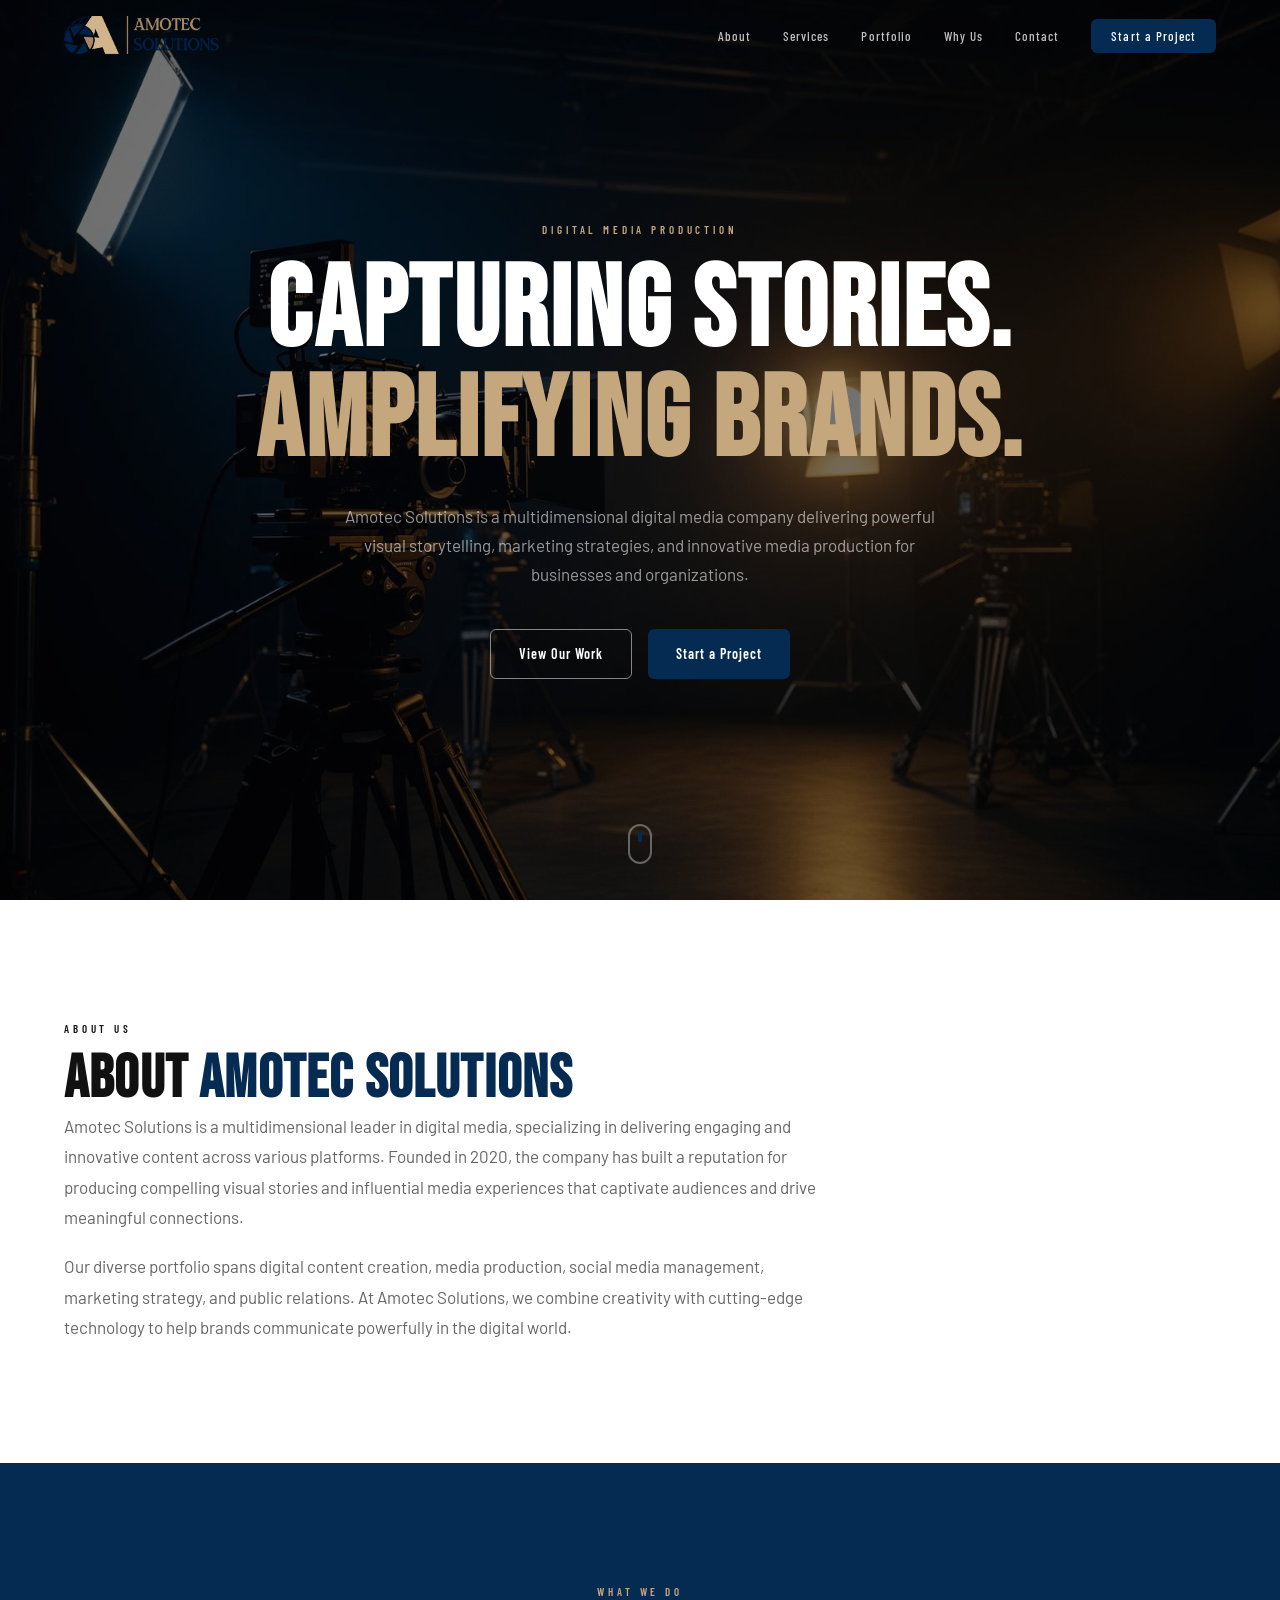
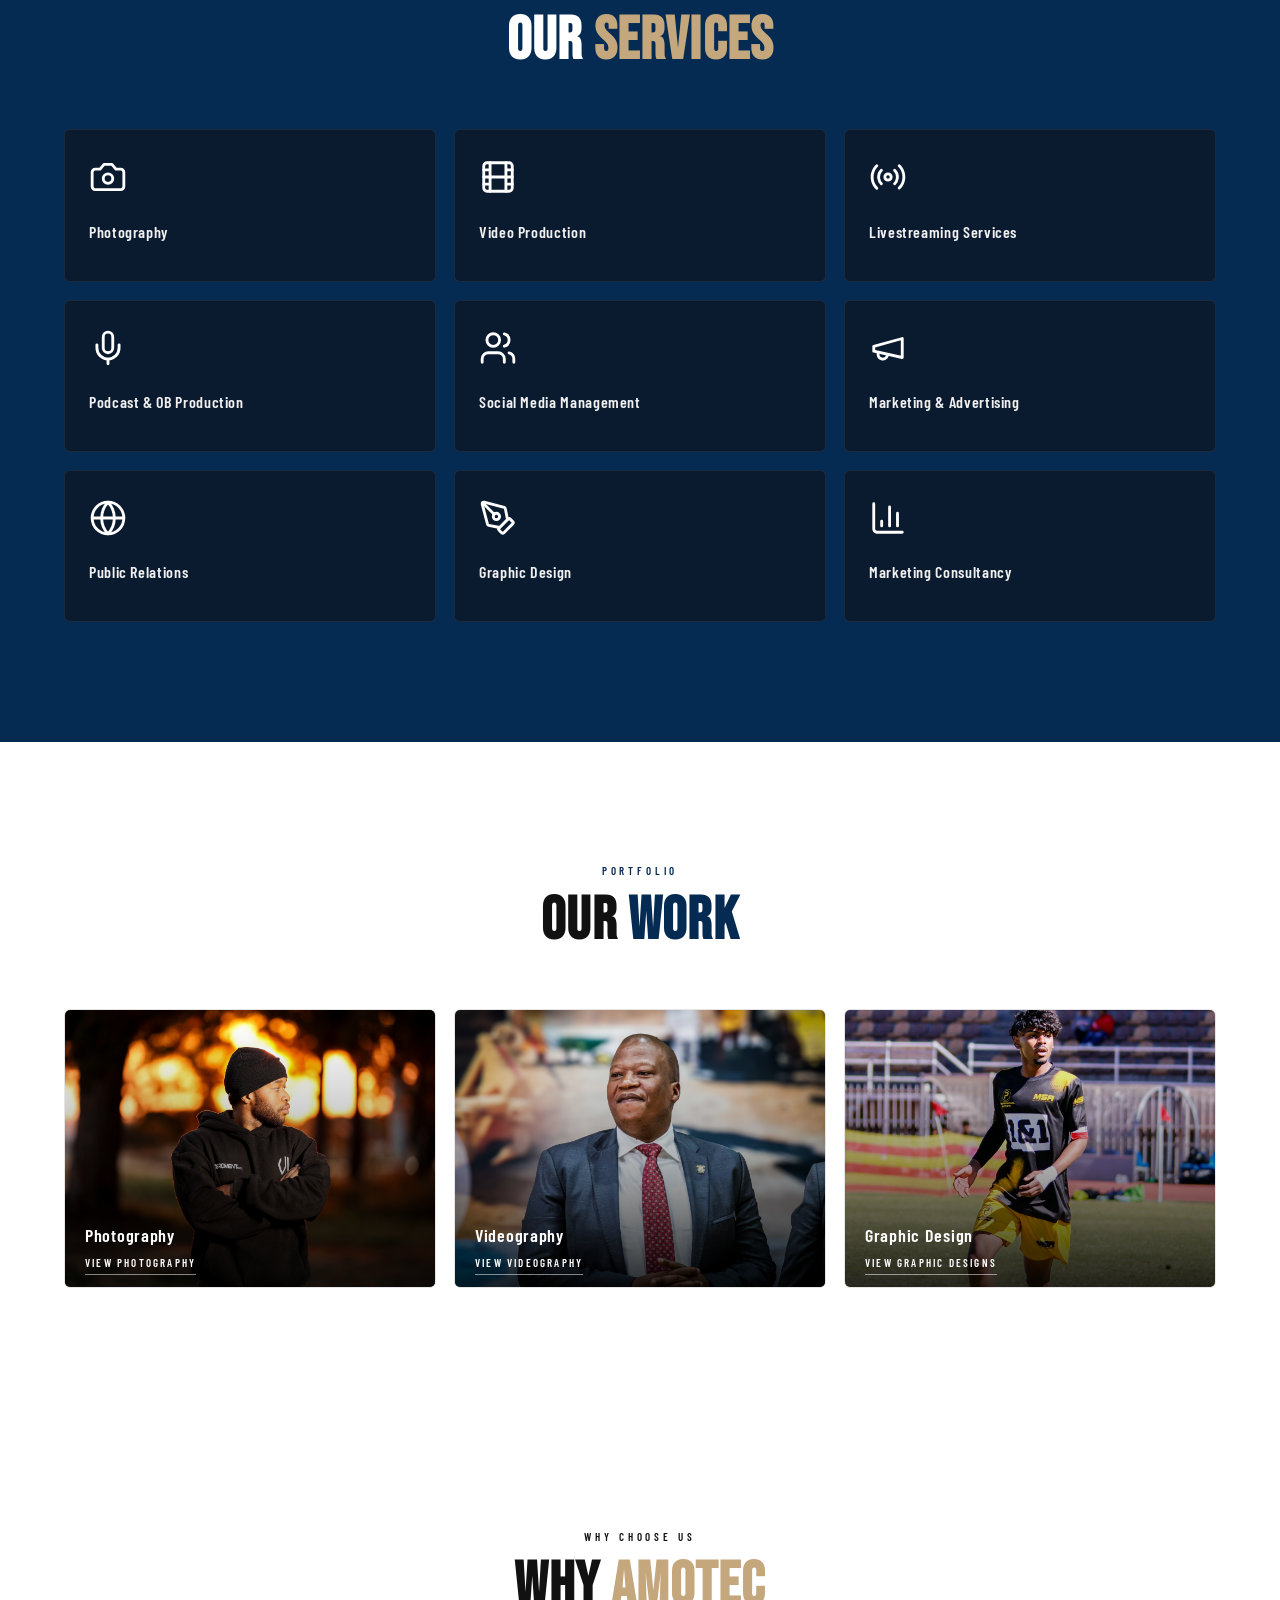
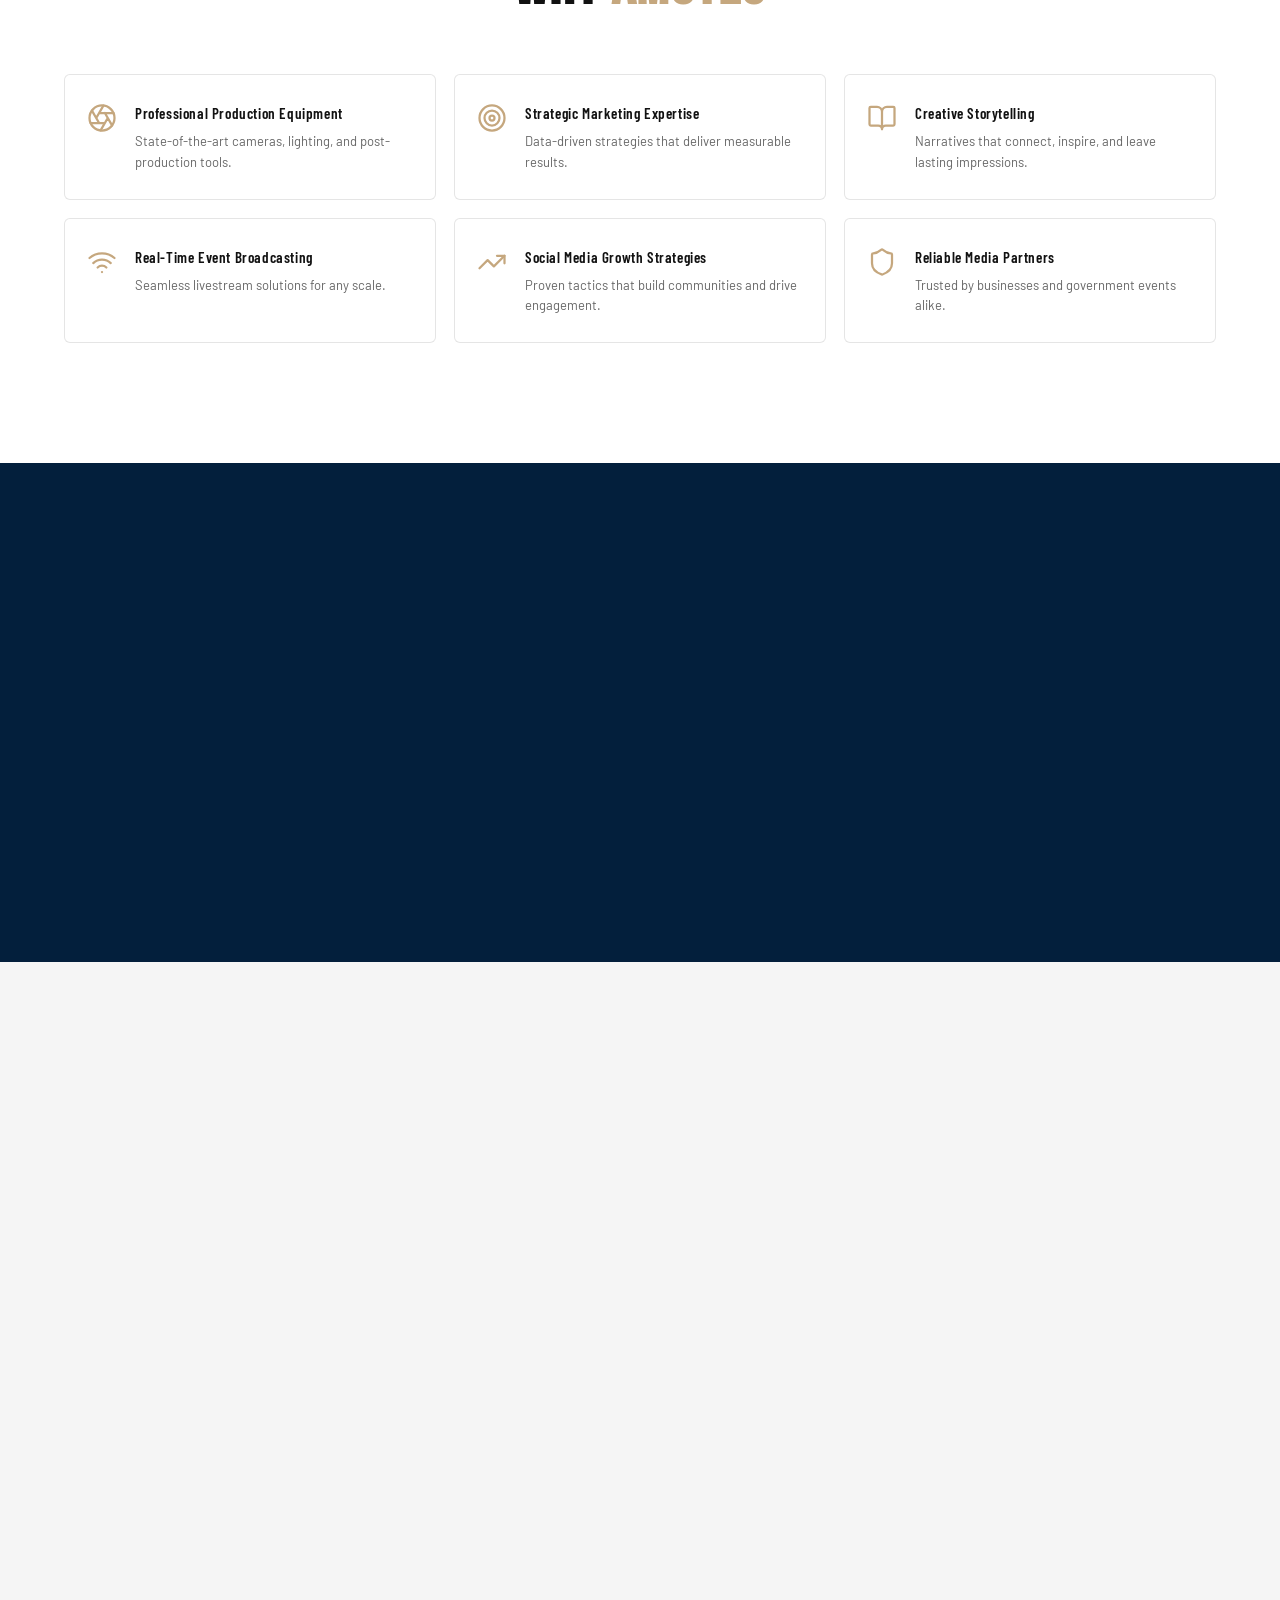
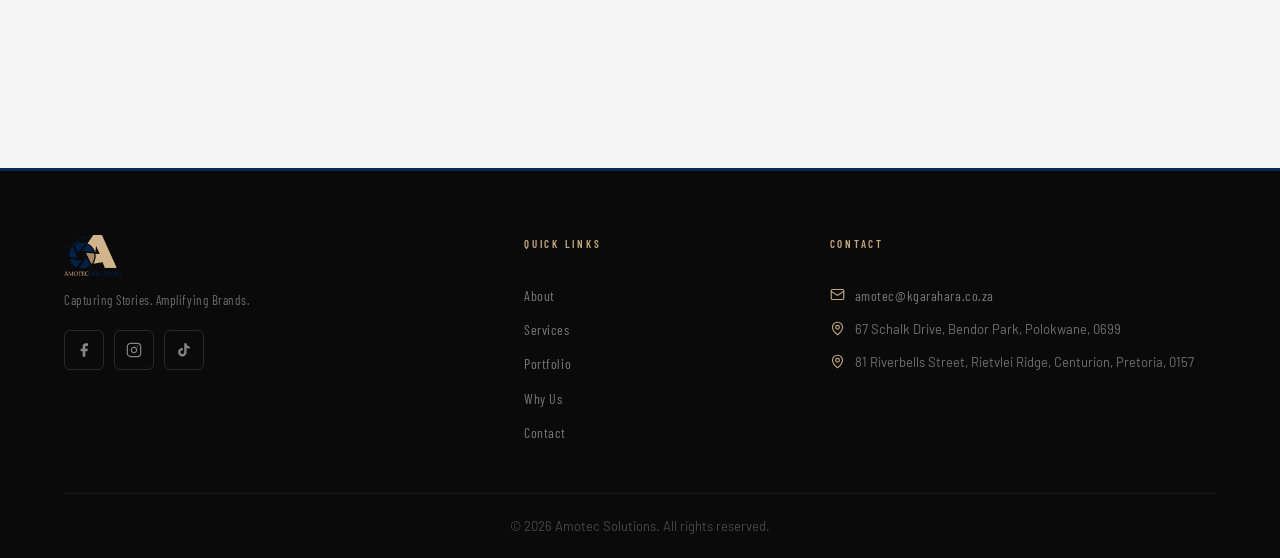
<file: index.html>
<!doctype html>
<html lang="en">
  <head>
    <meta charset="UTF-8" />
    <meta name="viewport" content="width=device-width, initial-scale=1.0" />
    <title>Amotec Solutions | Digital Media Production Agency</title>
    <meta
      name="description"
      content="Amotec Solutions delivers powerful visual storytelling, marketing strategies, and innovative media production."
    />
    <link rel="preconnect" href="https://fonts.googleapis.com" />
    <link rel="preconnect" href="https://fonts.gstatic.com" crossorigin />
    <link
      rel="shortcut icon"
      href="assets/AMOTEC PREMIUM LOGO I.png"
      type="image/x-icon"
    />
    <link
      href="https://fonts.googleapis.com/css2?family=Bebas+Neue&family=Barlow:wght@400;500;600&family=Barlow+Condensed:wght@400;500;600;700&display=swap"
      rel="stylesheet"
    />
    <link rel="stylesheet" href="style.css" />
  </head>
  <body>
    <!-- NAV -->
    <nav id="navbar">
      <div class="nav-inner">
        <a href="#" class="nav-logo">
          <img src="assets/AMOTEC PREMIUM LOGO II.png" alt="Amotec Solutions" />
        </a>
        <ul class="nav-links">
          <li><a href="#about">About</a></li>
          <li><a href="#services">Services</a></li>
          <li><a href="#portfolio">Portfolio</a></li>
          <li><a href="#why-us">Why Us</a></li>
          <li><a href="#contact">Contact</a></li>
          <li><a href="#contact" class="btn-nav">Start a Project</a></li>
        </ul>
        <button class="hamburger" id="hamburger" aria-label="Toggle menu">
          <span></span><span></span><span></span>
        </button>
      </div>
      <div class="mobile-menu" id="mobile-menu">
        <a href="#about">About</a>
        <a href="#services">Services</a>
        <a href="#portfolio">Portfolio</a>
        <a href="#why-us">Why Us</a>
        <a href="#contact">Contact</a>
        <a href="#contact" class="btn-nav-mobile">Start a Project</a>
      </div>
    </nav>

    <!-- HERO -->
    <section id="hero">
      <div class="hero-bg"></div>
      <div class="hero-content">
        <!-- <img
          src="assets/AMOTEC PREMIUM LOGO I.png"
          alt="Amotec Solutions"
          class="hero-logo"
        /> -->
        <p class="hero-label">Digital Media Production</p>
        <h1 class="hero-title">
          Capturing Stories.<br /><span class="gold-text"
            >Amplifying Brands.</span
          >
        </h1>
        <p class="hero-sub">
          Amotec Solutions is a multidimensional digital media company
          delivering powerful visual storytelling, marketing strategies, and
          innovative media production for businesses and organizations.
        </p>
        <div class="hero-btns">
          <a href="#portfolio" class="btn-outline">View Our Work</a>
          <a href="#contact" class="btn-navy">Start a Project</a>
        </div>
      </div>
      <div class="scroll-mouse">
        <div class="mouse-body"><div class="mouse-dot"></div></div>
      </div>
    </section>

    <!-- ABOUT -->
    <section id="about">
      <div class="container">
        <div class="reveal">
          <p class="section-label">About Us</p>
          <h2 class="section-title">
            About <span class="navy-text">Amotec Solutions</span>
          </h2>
          <p class="about-p">
            Amotec Solutions is a multidimensional leader in digital media,
            specializing in delivering engaging and innovative content across
            various platforms. Founded in 2020, the company has built a
            reputation for producing compelling visual stories and influential
            media experiences that captivate audiences and drive meaningful
            connections.
          </p>
          <p class="about-p">
            Our diverse portfolio spans digital content creation, media
            production, social media management, marketing strategy, and public
            relations. At Amotec Solutions, we combine creativity with
            cutting-edge technology to help brands communicate powerfully in the
            digital world.
          </p>
        </div>
        <!-- <div class="stats reveal">
        <div class="stat"><div class="stat-num">200+</div><div class="stat-desc">Projects Delivered</div></div>
        <div class="stat"><div class="stat-num">50+</div><div class="stat-desc">Clients Served</div></div>
        <div class="stat"><div class="stat-num">5+</div><div class="stat-desc">Years Experience</div></div>
        <div class="stat"><div class="stat-num">15+</div><div class="stat-desc">Team Members</div></div>
      </div> -->
      </div>
    </section>

    <!-- SERVICES -->
    <section id="services">
      <div class="container">
        <div class="section-header reveal">
          <p class="section-label"><span class="gold-text">What We Do</span></p>
          <h2 class="section-title white">Our <span class="gold-text">Services</span></h2>
        </div>
        <div class="services-grid">
          <div class="service-card reveal">
            <svg
              class="svc-icon"
              viewBox="0 0 24 24"
              fill="none"
              stroke="currentColor"
              stroke-width="1.8"
              stroke-linecap="round"
              stroke-linejoin="round"
            >
              <path
                d="M14.5 4h-5L7 7H4a2 2 0 0 0-2 2v9a2 2 0 0 0 2 2h16a2 2 0 0 0 2-2V9a2 2 0 0 0-2-2h-3l-2.5-3z"
              />
              <circle cx="12" cy="13" r="3" />
            </svg>
            <h3>Photography</h3>
            <p>Professional photography for brands, events, and campaigns.</p>
          </div>

          <!-- <div class="service-card reveal">
            <svg
              class="svc-icon"
              viewBox="0 0 24 24"
              fill="none"
              stroke="currentColor"
              stroke-width="1.8"
              stroke-linecap="round"
              stroke-linejoin="round"
            >
              <path
                d="m16 13 5.223 3.482a.5.5 0 0 0 .777-.416V7.87a.5.5 0 0 0-.752-.432L16 10.5"
              />
              <rect x="2" y="6" width="14" height="12" rx="2" />
            </svg>
            <h3>Videography</h3>
            <p>Cinematic videography that tells compelling visual stories.</p>
          </div> -->

          <div class="service-card reveal">
            <svg
              class="svc-icon"
              viewBox="0 0 24 24"
              fill="none"
              stroke="currentColor"
              stroke-width="1.8"
              stroke-linecap="round"
              stroke-linejoin="round"
            >
              <rect width="18" height="18" x="3" y="3" rx="2" />
              <path
                d="M7 3v18M3 7.5h4M3 12h18M3 16.5h4M17 3v18M17 7.5h4M17 16.5h4"
              />
            </svg>
            <h3>Video Production</h3>
            <p>End-to-end video production from concept to final cut.</p>
          </div>

          <div class="service-card reveal">
            <svg
              class="svc-icon"
              viewBox="0 0 24 24"
              fill="none"
              stroke="currentColor"
              stroke-width="1.8"
              stroke-linecap="round"
              stroke-linejoin="round"
            >
              <path
                d="M4.9 19.1C1 15.2 1 8.8 4.9 4.9M7.8 16.2c-2.3-2.3-2.3-6.1 0-8.5"
              />
              <circle cx="12" cy="12" r="2" />
              <path
                d="M16.2 7.8c2.3 2.3 2.3 6.1 0 8.5M19.1 4.9C23 8.8 23 15.1 19.1 19"
              />
            </svg>
            <h3>Livestreaming Services</h3>
            <p>Real-time broadcasting for events and digital experiences.</p>
          </div>

          <div class="service-card reveal">
            <svg
              class="svc-icon"
              viewBox="0 0 24 24"
              fill="none"
              stroke="currentColor"
              stroke-width="1.8"
              stroke-linecap="round"
              stroke-linejoin="round"
            >
              <path
                d="M12 2a3 3 0 0 0-3 3v7a3 3 0 0 0 6 0V5a3 3 0 0 0-3-3ZM19 10v2a7 7 0 0 1-14 0v-2"
              />
              <line x1="12" x2="12" y1="19" y2="22" />
            </svg>
            <h3>Podcast &amp; OB Production</h3>
            <p>
              Studio and on-location production for podcasts and broadcasts.
            </p>
          </div>

          <!-- <div class="service-card reveal">
            <svg
              class="svc-icon"
              viewBox="0 0 24 24"
              fill="none"
              stroke="currentColor"
              stroke-width="1.8"
              stroke-linecap="round"
              stroke-linejoin="round"
            >
              <circle cx="18" cy="5" r="3" />
              <circle cx="6" cy="12" r="3" />
              <circle cx="18" cy="19" r="3" />
              <line x1="8.59" x2="15.42" y1="13.51" y2="17.49" />
              <line x1="15.41" x2="8.59" y1="6.51" y2="10.49" />
            </svg>
            <h3>Social Media Marketing</h3>
            <p>Strategic campaigns that grow audiences and drive engagement.</p>
          </div> -->

          <div class="service-card reveal">
            <svg
              class="svc-icon"
              viewBox="0 0 24 24"
              fill="none"
              stroke="currentColor"
              stroke-width="1.8"
              stroke-linecap="round"
              stroke-linejoin="round"
            >
              <path d="M16 21v-2a4 4 0 0 0-4-4H6a4 4 0 0 0-4 4v2" />
              <circle cx="9" cy="7" r="4" />
              <path d="M22 21v-2a4 4 0 0 0-3-3.87M16 3.13a4 4 0 0 1 0 7.75" />
            </svg>
            <h3>Social Media Management</h3>
            <p>Full-service management of your social media presence.</p>
          </div>

          <div class="service-card reveal">
            <svg
              class="svc-icon"
              viewBox="0 0 24 24"
              fill="none"
              stroke="currentColor"
              stroke-width="1.8"
              stroke-linecap="round"
              stroke-linejoin="round"
            >
              <path d="m3 11 18-5v12L3 14v-3z" />
              <path d="M11.6 16.8a3 3 0 1 1-5.8-1.6" />
            </svg>
            <h3>Marketing &amp; Advertising</h3>
            <p>Integrated marketing strategies that amplify your brand.</p>
          </div>

          <div class="service-card reveal">
            <svg
              class="svc-icon"
              viewBox="0 0 24 24"
              fill="none"
              stroke="currentColor"
              stroke-width="1.8"
              stroke-linecap="round"
              stroke-linejoin="round"
            >
              <circle cx="12" cy="12" r="10" />
              <path
                d="M12 2a14.5 14.5 0 0 0 0 20 14.5 14.5 0 0 0 0-20M2 12h20"
              />
            </svg>
            <h3>Public Relations</h3>
            <p>PR strategies that build reputation and media coverage.</p>
          </div>

          <div class="service-card reveal">
            <svg
              class="svc-icon"
              viewBox="0 0 24 24"
              fill="none"
              stroke="currentColor"
              stroke-width="1.8"
              stroke-linecap="round"
              stroke-linejoin="round"
            >
              <path
                d="M15.707 21.293a1 1 0 0 1-1.414 0l-1.586-1.586a1 1 0 0 1 0-1.414l5.586-5.586a1 1 0 0 1 1.414 0l1.586 1.586a1 1 0 0 1 0 1.414z"
              />
              <path
                d="m18 13-1.375-6.874a1 1 0 0 0-.746-.776L3.235 2.028a1 1 0 0 0-1.207 1.207L5.35 15.879a1 1 0 0 0 .776.746L13 18"
              />
              <path d="m2.3 2.3 7.286 7.286" />
              <circle cx="11" cy="11" r="2" />
            </svg>
            <h3>Graphic Design</h3>
            <p>Stunning visual design for digital and print media.</p>
          </div>

          <div class="service-card reveal">
            <svg
              class="svc-icon"
              viewBox="0 0 24 24"
              fill="none"
              stroke="currentColor"
              stroke-width="1.8"
              stroke-linecap="round"
              stroke-linejoin="round"
            >
              <path d="M3 3v16a2 2 0 0 0 2 2h16" />
              <path d="M18 17V9M13 17V5M8 17v-3" />
            </svg>
            <h3>Marketing Consultancy</h3>
            <p>Expert guidance to refine your marketing approach.</p>
          </div>
        </div>
      </div>
    </section>

    <!-- PORTFOLIO -->
    <section id="portfolio">
      <div class="container">
        <div class="section-header reveal">
          <p class="section-label"><span class="navy-text">Portfolio</span></p>
          <h2 class="section-title">Our <span class="navy-text">Work</span></h2>
        </div>
        <!-- <div class="filter-bar reveal">
          <button class="filter-btn active" data-filter="all">All</button>
          <button class="filter-btn" data-filter="Video Production">
            Video Production
          </button>
          <button class="filter-btn" data-filter="Event Coverage">
            Event Coverage
          </button>
          <button class="filter-btn" data-filter="Corporate Media">
            Corporate Media
          </button>
          <button class="filter-btn" data-filter="Social Media">
            Social Media
          </button>
          <button class="filter-btn" data-filter="Photography">
            Photography
          </button>
          <button class="filter-btn" data-filter="Livestream">
            Livestream
          </button>
        </div> -->
        <div class="portfolio-grid">
          <div class="port-item reveal" data-category="Photography">
            <img
              src="assets/9V7A7467.jpg"
              alt="Cinematic Portrait Session"
              loading="lazy"
            />
            <div class="port-overlay">
              <!-- <span>Photography</span> -->
              <h3>Photography</h3>
              <a href="photography.html" class="view-link">View Photography</a>
            </div>
          </div>
          <div class="port-item reveal" data-category="Corporate Media">
            <img
              src="assets/IMG_2215.jpg"
              alt="Corporate Leadership Feature"
              loading="lazy"
            />
            <div class="port-overlay">
              <h3>Videography</h3>
              <!-- <span>Corporate Media</span> -->
               <a href="videography.html" class="view-link">View Videography</a>
            </div>
          </div>
          <div class="port-item reveal" data-category="Event Coverage">
            <img
              src="assets/_MG_8628.jpg"
              alt="Sports Action Coverage"
              loading="lazy"
            />
            <div class="port-overlay">
              <h3>Graphic Design</h3>
              <!-- <span></span> -->
              <a href="graphic-design.html" class="view-link">View Graphic Designs</a>
            </div>
          </div>
          <!-- <div class="port-item reveal" data-category="Livestream">
            <img
              src="assets/IMG_7061.jpg"
              alt="Football Tournament Highlights"
              loading="lazy"
            />
            <div class="port-overlay">
              <h3>Football Tournament Highlights</h3>
              <span>Livestream</span>
            </div>
          </div> -->
          <!-- <div class="port-item reveal" data-category="Social Media">
            <img
              src="assets/IMG_2570.jpg"
              alt="Social Media Content Creation"
              loading="lazy"
            />
            <div class="port-overlay">
              <h3>Social Media Content Creation</h3>
              <span>Social Media</span>
            </div>
          </div>
          <div class="port-item reveal" data-category="Event Coverage">
            <img
              src="assets/IMG_2581.jpg"
              alt="Government Press Coverage"
              loading="lazy"
            />
            <div class="port-overlay">
              <h3>Government Press Coverage</h3>
              <span>Event Coverage</span>
            </div>
          </div>
          <div class="port-item reveal" data-category="Corporate Media">
            <img
              src="assets/IMG_5248.jpg"
              alt="VIP Gala Documentation"
              loading="lazy"
            />
            <div class="port-overlay">
              <h3>VIP Gala Documentation</h3>
              <span>Corporate Media</span>
            </div>
          </div>
          <div class="port-item reveal" data-category="Video Production">
            <img
              src="assets/IMG_5228.jpeg"
              alt="Community Outreach Campaign"
              loading="lazy"
            />
            <div class="port-overlay">
              <h3>Community Outreach Campaign</h3>
              <span>Video Production</span>
            </div>
          </div>
          <div class="port-item reveal" data-category="Photography">
            <img
              src="assets/IMG_0766.jpg"
              alt="Interior &amp; Property Showcase"
              loading="lazy"
            />
            <div class="port-overlay">
              <h3>Interior &amp; Property Showcase</h3>
              <span>Photography</span>
            </div>
          </div>
          <div class="port-item reveal" data-category="Video Production">
            <img
              src="assets/20240114_141807.jpg"
              alt="Cultural Documentary Series"
              loading="lazy"
            />
            <div class="port-overlay">
              <h3>Cultural Documentary Series</h3>
              <span>Video Production</span>
            </div>
          </div> -->
        </div>
      </div>
    </section>

    <!-- CLIENTS -->
    <!-- <section id="clients">
    <div class="container">
      <div class="section-header reveal">
        <p class="section-label">Our Clients</p>
        <h2 class="section-title">Trusted <span class="red-text">Partners</span></h2>
        <p class="section-sub">Trusted by businesses, organizations, and institutions to deliver impactful digital media experiences.</p>
      </div>
      <div class="clients-grid">
        <div class="client-card reveal"><span>Nexus Corp</span></div>
        <div class="client-card reveal"><span>GlobalTech</span></div>
        <div class="client-card reveal"><span>MediaFirst</span></div>
        <div class="client-card reveal"><span>BrightStar</span></div>
        <div class="client-card reveal"><span>Zenith Group</span></div>
        <div class="client-card reveal"><span>Pinnacle Inc</span></div>
        <div class="client-card reveal"><span>EchoVision</span></div>
        <div class="client-card reveal"><span>Velocity Co</span></div>
        <div class="client-card reveal"><span>Apex Digital</span></div>
        <div class="client-card reveal"><span>Prism Media</span></div>
      </div>
    </div>
  </section> -->

    <!-- WHY US -->
    <section id="why-us">
      <div class="container">
        <div class="section-header reveal">
          <p class="section-label">Why Choose Us</p>
          <h2 class="section-title">
            Why <span class="gold-text">Amotec</span>
          </h2>
        </div>
        <div class="why-grid">
          <div class="why-card reveal">
            <svg
              viewBox="0 0 24 24"
              fill="none"
              stroke="currentColor"
              stroke-width="1.8"
              stroke-linecap="round"
              stroke-linejoin="round"
            >
              <circle cx="12" cy="12" r="10" />
              <path
                d="m14.31 8 5.74 9.94M9.69 8h11.48M7.38 12l5.74-9.94M9.69 16 3.95 6.06M14.31 16H2.83M16.62 12l-5.74 9.94"
              />
            </svg>
            <div>
              <h3>Professional Production Equipment</h3>
              <p>
                State-of-the-art cameras, lighting, and post-production tools.
              </p>
            </div>
          </div>
          <div class="why-card reveal">
            <svg
              viewBox="0 0 24 24"
              fill="none"
              stroke="currentColor"
              stroke-width="1.8"
              stroke-linecap="round"
              stroke-linejoin="round"
            >
              <circle cx="12" cy="12" r="10" />
              <circle cx="12" cy="12" r="6" />
              <circle cx="12" cy="12" r="2" />
            </svg>
            <div>
              <h3>Strategic Marketing Expertise</h3>
              <p>Data-driven strategies that deliver measurable results.</p>
            </div>
          </div>
          <div class="why-card reveal">
            <svg
              viewBox="0 0 24 24"
              fill="none"
              stroke="currentColor"
              stroke-width="1.8"
              stroke-linecap="round"
              stroke-linejoin="round"
            >
              <path
                d="M12 7v14M3 18a1 1 0 0 1-1-1V4a1 1 0 0 1 1-1h5a4 4 0 0 1 4 4 4 4 0 0 1 4-4h5a1 1 0 0 1 1 1v13a1 1 0 0 1-1 1h-6a3 3 0 0 0-3 3 3 3 0 0 0-3-3z"
              />
            </svg>
            <div>
              <h3>Creative Storytelling</h3>
              <p>
                Narratives that connect, inspire, and leave lasting impressions.
              </p>
            </div>
          </div>
          <div class="why-card reveal">
            <svg
              viewBox="0 0 24 24"
              fill="none"
              stroke="currentColor"
              stroke-width="1.8"
              stroke-linecap="round"
              stroke-linejoin="round"
            >
              <path
                d="M12 20h.01M2 8.82a15 15 0 0 1 20 0M5 12.859a10 10 0 0 1 14 0M8.5 16.429a5 5 0 0 1 7 0"
              />
            </svg>
            <div>
              <h3>Real-Time Event Broadcasting</h3>
              <p>Seamless livestream solutions for any scale.</p>
            </div>
          </div>
          <div class="why-card reveal">
            <svg
              viewBox="0 0 24 24"
              fill="none"
              stroke="currentColor"
              stroke-width="1.8"
              stroke-linecap="round"
              stroke-linejoin="round"
            >
              <polyline points="22 7 13.5 15.5 8.5 10.5 2 17" />
              <polyline points="16 7 22 7 22 13" />
            </svg>
            <div>
              <h3>Social Media Growth Strategies</h3>
              <p>Proven tactics that build communities and drive engagement.</p>
            </div>
          </div>
          <div class="why-card reveal">
            <svg
              viewBox="0 0 24 24"
              fill="none"
              stroke="currentColor"
              stroke-width="1.8"
              stroke-linecap="round"
              stroke-linejoin="round"
            >
              <path
                d="M20 13c0 5-3.5 7.5-7.66 8.95a1 1 0 0 1-.67-.01C7.5 20.5 4 18 4 13V6a1 1 0 0 1 1-1c2 0 4.5-1.2 6.24-2.72a1.17 1.17 0 0 1 1.52 0C14.51 3.81 17 5 19 5a1 1 0 0 1 1 1z"
              />
            </svg>
            <div>
              <h3>Reliable Media Partners</h3>
              <p>Trusted by businesses and government events alike.</p>
            </div>
          </div>
        </div>
      </div>
    </section>

    <!-- AI GENERATOR -->
    <section id="generator">
      <div class="container">
        <div class="gen-inner reveal">
          <div class="ai-badge">
            <svg
              width="14"
              height="14"
              viewBox="0 0 24 24"
              fill="none"
              stroke="currentColor"
              stroke-width="2"
              stroke-linecap="round"
              stroke-linejoin="round"
            >
              <path
                d="M9.937 15.5A2 2 0 0 0 8.5 14.063l-6.135-1.582a.5.5 0 0 1 0-.962L8.5 9.936A2 2 0 0 0 9.937 8.5l1.582-6.135a.5.5 0 0 1 .963 0L14.063 8.5A2 2 0 0 0 15.5 9.937l6.135 1.581a.5.5 0 0 1 0 .964L15.5 14.063a2 2 0 0 0-1.437 1.437l-1.582 6.135a.5.5 0 0 1-.963 0z"
              />
            </svg>
            AI-Powered
          </div>
          <h2 class="section-title white">
            Project Idea <span class="gold-text">Generator</span>
          </h2>
          <p class="gen-sub">
            Describe the media project you envision and our AI will generate a
            creative concept with recommended services.
          </p>
          <div class="gen-row">
            <input
              type="text"
              id="gen-input"
              class="gen-input"
              placeholder='e.g. "launch video for a clothing brand"'
              maxlength="200"
            />
            <button id="gen-btn" class="btn-gold" disabled>
              <svg
                width="15"
                height="15"
                viewBox="0 0 24 24"
                fill="none"
                stroke="currentColor"
                stroke-width="2"
                stroke-linecap="round"
                stroke-linejoin="round"
              >
                <path
                  d="M9.937 15.5A2 2 0 0 0 8.5 14.063l-6.135-1.582a.5.5 0 0 1 0-.962L8.5 9.936A2 2 0 0 0 9.937 8.5l1.582-6.135a.5.5 0 0 1 .963 0L14.063 8.5A2 2 0 0 0 15.5 9.937l6.135 1.581a.5.5 0 0 1 0 .964L15.5 14.063a2 2 0 0 0-1.437 1.437l-1.582 6.135a.5.5 0 0 1-.963 0z"
                />
              </svg>
              Generate
            </button>
          </div>
          <div id="gen-loading" class="gen-loading">
            <div class="spinner"></div>
            Generating your concept…
          </div>
          <div id="gen-result" class="gen-result">
            <p class="gen-result-label">Your Project Concept</p>
            <p id="gen-result-text"></p>
          </div>
        </div>
      </div>
    </section>

    <!-- CONTACT -->
    <section id="contact">
      <div class="container">
        <div class="section-header reveal">
          <p class="section-label">Get In Touch</p>
          <h2 class="section-title">
            Start Your <span class="navy-text">Project</span>
          </h2>
        </div>
        <div class="contact-layout">
          <!-- Left: contact details -->
          <div class="contact-details reveal">
            <p class="contact-intro">
              Ready to tell your story? Reach out and let's build something
              powerful together.
            </p>

            <div class="contact-info-list">
              <a href="mailto:amotec@kgarahara.co.za" class="ci-item ci-link">
                <div class="ci-icon">
                  <svg
                    viewBox="0 0 24 24"
                    fill="none"
                    stroke="currentColor"
                    stroke-width="1.8"
                    stroke-linecap="round"
                    stroke-linejoin="round"
                  >
                    <rect width="20" height="16" x="2" y="4" rx="2" />
                    <path d="m22 7-8.97 5.7a1.94 1.94 0 0 1-2.06 0L2 7" />
                  </svg>
                </div>
                <div>
                  <p class="ci-label">Email</p>
                  <p class="ci-value">amotec@kgarahara.co.za</p>
                </div>
              </a>

              <div class="ci-item">
                <div class="ci-icon">
                  <svg
                    viewBox="0 0 24 24"
                    fill="none"
                    stroke="currentColor"
                    stroke-width="1.8"
                    stroke-linecap="round"
                    stroke-linejoin="round"
                  >
                    <path d="M20 10c0 6-8 12-8 12s-8-6-8-12a8 8 0 0 1 16 0Z" />
                    <circle cx="12" cy="10" r="3" />
                  </svg>
                </div>
                <div>
                  <p class="ci-label">Polokwane</p>
                  <p class="ci-value">
                    67 Schalk Drive, Bendor Park<br />Polokwane, 0699
                  </p>
                </div>
              </div>

              <div class="ci-item">
                <div class="ci-icon">
                  <svg
                    viewBox="0 0 24 24"
                    fill="none"
                    stroke="currentColor"
                    stroke-width="1.8"
                    stroke-linecap="round"
                    stroke-linejoin="round"
                  >
                    <path d="M20 10c0 6-8 12-8 12s-8-6-8-12a8 8 0 0 1 16 0Z" />
                    <circle cx="12" cy="10" r="3" />
                  </svg>
                </div>
                <div>
                  <p class="ci-label">Pretoria</p>
                  <p class="ci-value">
                    81 Riverbells Street, Rietvlei Ridge<br />Country Estate,
                    Centurion, 0157
                  </p>
                </div>
              </div>
            </div>

            <p class="ci-label" style="margin-bottom: 14px">Follow Us</p>
            <div class="social-row">
              <a
                href=" https://www.facebook.com/share/18rPwizk9w/"
                class="soc-icon"
                aria-label="Facebook"
                target="_blank"
                rel="noopener noreferrer"
              >
                <svg viewBox="0 0 24 24" fill="currentColor">
                  <path
                    d="M18 2h-3a5 5 0 0 0-5 5v3H7v4h3v8h4v-8h3l1-4h-4V7a1 1 0 0 1 1-1h3z"
                  />
                </svg>
              </a>
              <a
                href="https://www.instagram.com/amotec_solutions?igsh=eGd1dnViMDJ6NmNj"
                class="soc-icon"
                aria-label="Instagram"
                target="_blank"
                rel="noopener noreferrer"
              >
                <svg
                  viewBox="0 0 24 24"
                  fill="none"
                  stroke="currentColor"
                  stroke-width="1.8"
                  stroke-linecap="round"
                  stroke-linejoin="round"
                >
                  <rect width="20" height="20" x="2" y="2" rx="5" />
                  <path d="M16 11.37A4 4 0 1 1 12.63 8 4 4 0 0 1 16 11.37z" />
                  <line x1="17.5" x2="17.51" y1="6.5" y2="6.5" />
                </svg>
              </a>
              <!-- <a
                href="#"
                class="soc-icon"
                aria-label="X / Twitter"
                target="_blank"
                rel="noopener noreferrer"
              >
                <svg viewBox="0 0 24 24" fill="currentColor">
                  <path
                    d="M18.244 2.25h3.308l-7.227 8.26 8.502 11.24H16.17l-5.214-6.817L4.99 21.75H1.68l7.73-8.835L1.254 2.25H8.08l4.713 6.231zm-1.161 17.52h1.833L7.084 4.126H5.117z"
                  />
                </svg>
              </a> -->
              <!-- <a
                href="#"
                class="soc-icon"
                aria-label="LinkedIn"
                target="_blank"
                rel="noopener noreferrer"
              >
                <svg viewBox="0 0 24 24" fill="currentColor">
                  <path
                    d="M16 8a6 6 0 0 1 6 6v7h-4v-7a2 2 0 0 0-2-2 2 2 0 0 0-2 2v7h-4v-7a6 6 0 0 1 6-6zM2 9h4v12H2z"
                  />
                  <circle cx="4" cy="4" r="2" />
                </svg>
              </a> -->
              <!-- <a
                href="#"
                class="soc-icon"
                aria-label="YouTube"
                target="_blank"
                rel="noopener noreferrer"
              >
                <svg viewBox="0 0 24 24" fill="currentColor">
                  <path
                    d="M22.54 6.42a2.78 2.78 0 0 0-1.95-1.96C18.88 4 12 4 12 4s-6.88 0-8.59.46a2.78 2.78 0 0 0-1.95 1.96A29 29 0 0 0 1 12a29 29 0 0 0 .46 5.58 2.78 2.78 0 0 0 1.95 1.95C5.12 20 12 20 12 20s6.88 0 8.59-.47a2.78 2.78 0 0 0 1.95-1.95A29 29 0 0 0 23 12a29 29 0 0 0-.46-5.58z"
                  />
                  <polygon
                    points="9.75 15.02 15.5 12 9.75 8.98 9.75 15.02"
                    fill="white"
                  />
                </svg>
              </a> -->
              <a
                href="https://www.tiktok.com/@amotec.solutions?_r=1&_t=ZS-94Rng70BopU"
                class="soc-icon"
                aria-label="TikTok"
                target="_blank"
                rel="noopener noreferrer"
              >
                <svg viewBox="0 0 24 24" fill="currentColor">
                  <path
                    d="M19.59 6.69a4.83 4.83 0 0 1-3.77-4.25V2h-3.45v13.67a2.89 2.89 0 0 1-2.88 2.5 2.89 2.89 0 0 1-2.89-2.89 2.89 2.89 0 0 1 2.89-2.89c.28 0 .54.04.79.1V9.01a6.27 6.27 0 0 0-.79-.05 6.34 6.34 0 0 0-6.34 6.34 6.34 6.34 0 0 0 6.34 6.34 6.34 6.34 0 0 0 6.33-6.34V8.69a8.18 8.18 0 0 0 4.78 1.52V6.76a4.85 4.85 0 0 1-1.01-.07z"
                  />
                </svg>
              </a>
            </div>
          </div>

          <!-- Right: form -->
          <form class="contact-form reveal" id="contact-form" novalidate>
            <div class="form-row">
              <input
                type="text"
                placeholder="Your Name"
                required
                maxlength="100"
              />
              <input
                type="email"
                placeholder="Email Address"
                required
                maxlength="255"
              />
            </div>
            <input
              type="text"
              placeholder="Company Name"
              maxlength="100"
              class="form-field"
            />
            <select class="form-field">
              <option value="">Select a Service</option>
              <option>Photography</option>
              <option>Videography</option>
              <option>Video Production</option>
              <option>Livestreaming</option>
              <option>Podcast Production</option>
              <option>Social Media Marketing</option>
              <option>Social Media Management</option>
              <option>Marketing &amp; Advertising</option>
              <option>Public Relations</option>
              <option>Graphic Design</option>
              <option>Marketing Consultancy</option>
            </select>
            <textarea
              class="form-field"
              placeholder="Tell us about your project…"
              rows="5"
              required
              maxlength="1000"
            ></textarea>
            <div class="form-actions">
              <button type="submit" class="btn-navy">
                <svg
                  width="15"
                  height="15"
                  viewBox="0 0 24 24"
                  fill="none"
                  stroke="currentColor"
                  stroke-width="2"
                  stroke-linecap="round"
                  stroke-linejoin="round"
                >
                  <path
                    d="M14.536 21.686a.5.5 0 0 0 .937-.024l6.5-19a.496.496 0 0 0-.635-.635l-19 6.5a.5.5 0 0 0-.024.937l7.93 3.18a2 2 0 0 1 1.112 1.11z"
                  />
                  <path d="m21.854 2.147-10.94 10.939" />
                </svg>
                Start Your Project
              </button>
              <a
                href="https://wa.me/27622797147"
                target="_blank"
                rel="noopener noreferrer"
                class="btn-outline-dark"
              >
                <svg
                  width="15"
                  height="15"
                  viewBox="0 0 24 24"
                  fill="none"
                  stroke="currentColor"
                  stroke-width="2"
                  stroke-linecap="round"
                  stroke-linejoin="round"
                >
                  <path d="M7.9 20A9 9 0 1 0 4 16.1L2 22Z" />
                </svg>
                WhatsApp Us
              </a>
            </div>
          </form>
        </div>
      </div>
    </section>

    <!-- FOOTER -->
    <footer>
      <div class="container">
        <div class="footer-grid">
          <div class="footer-brand">
            <img
              src="assets/AMOTEC PREMIUM LOGO I.png"
              alt="Amotec Solutions"
            />
            <p>Capturing Stories. Amplifying Brands.</p>
            <div class="social-row" style="margin-top: 20px">
              <a
                href=" https://www.facebook.com/share/18rPwizk9w/

"
                class="soc-icon dark"
                aria-label="Facebook"
                target="_blank"
                rel="noopener noreferrer"
              >
                <svg viewBox="0 0 24 24" fill="currentColor">
                  <path
                    d="M18 2h-3a5 5 0 0 0-5 5v3H7v4h3v8h4v-8h3l1-4h-4V7a1 1 0 0 1 1-1h3z"
                  />
                </svg>
              </a>
              <a
                href="https://www.instagram.com/amotec_solutions?igsh=eGd1dnViMDJ6NmNj"
                class="soc-icon dark"
                aria-label="Instagram"
                target="_blank"
                rel="noopener noreferrer"
              >
                <svg
                  viewBox="0 0 24 24"
                  fill="none"
                  stroke="currentColor"
                  stroke-width="1.8"
                  stroke-linecap="round"
                  stroke-linejoin="round"
                >
                  <rect width="20" height="20" x="2" y="2" rx="5" />
                  <path d="M16 11.37A4 4 0 1 1 12.63 8 4 4 0 0 1 16 11.37z" />
                  <line x1="17.5" x2="17.51" y1="6.5" y2="6.5" />
                </svg>
              </a>
              <a
                href="https://www.tiktok.com/@amotec.solutions?_r=1&_t=ZS-94Rng70BopU"
                class="soc-icon dark"
                aria-label="TikTok"
                target="_blank"
                rel="noopener noreferrer"
              >
                <svg viewBox="0 0 24 24" fill="currentColor">
                  <path
                    d="M19.59 6.69a4.83 4.83 0 0 1-3.77-4.25V2h-3.45v13.67a2.89 2.89 0 0 1-2.88 2.5 2.89 2.89 0 0 1-2.89-2.89 2.89 2.89 0 0 1 2.89-2.89c.28 0 .54.04.79.1V9.01a6.27 6.27 0 0 0-.79-.05 6.34 6.34 0 0 0-6.34 6.34 6.34 6.34 0 0 0 6.34 6.34 6.34 6.34 0 0 0 6.33-6.34V8.69a8.18 8.18 0 0 0 4.78 1.52V6.76a4.85 4.85 0 0 1-1.01-.07z"
                  />
                </svg>
              </a>
            </div>
          </div>

          <div class="footer-col">
            <h4 class="footer-heading">Quick Links</h4>
            <a href="#about">About</a>
            <a href="#services">Services</a>
            <a href="#portfolio">Portfolio</a>
            <a href="#why-us">Why Us</a>
            <a href="#contact">Contact</a>
          </div>

          <div class="footer-col">
            <h4 class="footer-heading">Contact</h4>
            <a href="mailto:amotec@kgarahara.co.za" class="footer-contact-item">
              <svg
                viewBox="0 0 24 24"
                fill="none"
                stroke="currentColor"
                stroke-width="1.8"
                stroke-linecap="round"
                stroke-linejoin="round"
              >
                <rect width="20" height="16" x="2" y="4" rx="2" />
                <path d="m22 7-8.97 5.7a1.94 1.94 0 0 1-2.06 0L2 7" />
              </svg>
              amotec@kgarahara.co.za
            </a>
            <div class="footer-contact-item">
              <svg
                viewBox="0 0 24 24"
                fill="none"
                stroke="currentColor"
                stroke-width="1.8"
                stroke-linecap="round"
                stroke-linejoin="round"
              >
                <path d="M20 10c0 6-8 12-8 12s-8-6-8-12a8 8 0 0 1 16 0Z" />
                <circle cx="12" cy="10" r="3" />
              </svg>
              <span>67 Schalk Drive, Bendor Park, Polokwane, 0699</span>
            </div>
            <div class="footer-contact-item">
              <svg
                viewBox="0 0 24 24"
                fill="none"
                stroke="currentColor"
                stroke-width="1.8"
                stroke-linecap="round"
                stroke-linejoin="round"
              >
                <path d="M20 10c0 6-8 12-8 12s-8-6-8-12a8 8 0 0 1 16 0Z" />
                <circle cx="12" cy="10" r="3" />
              </svg>
              <span
                >81 Riverbells Street, Rietvlei Ridge, Centurion, Pretoria,
                0157</span
              >
            </div>
          </div>
        </div>
        <div class="footer-bottom">
          &copy; 2026 Amotec Solutions. All rights reserved.
        </div>
      </div>
    </footer>

    <script src="script.js"></script>
  </body>
</html>
</file>
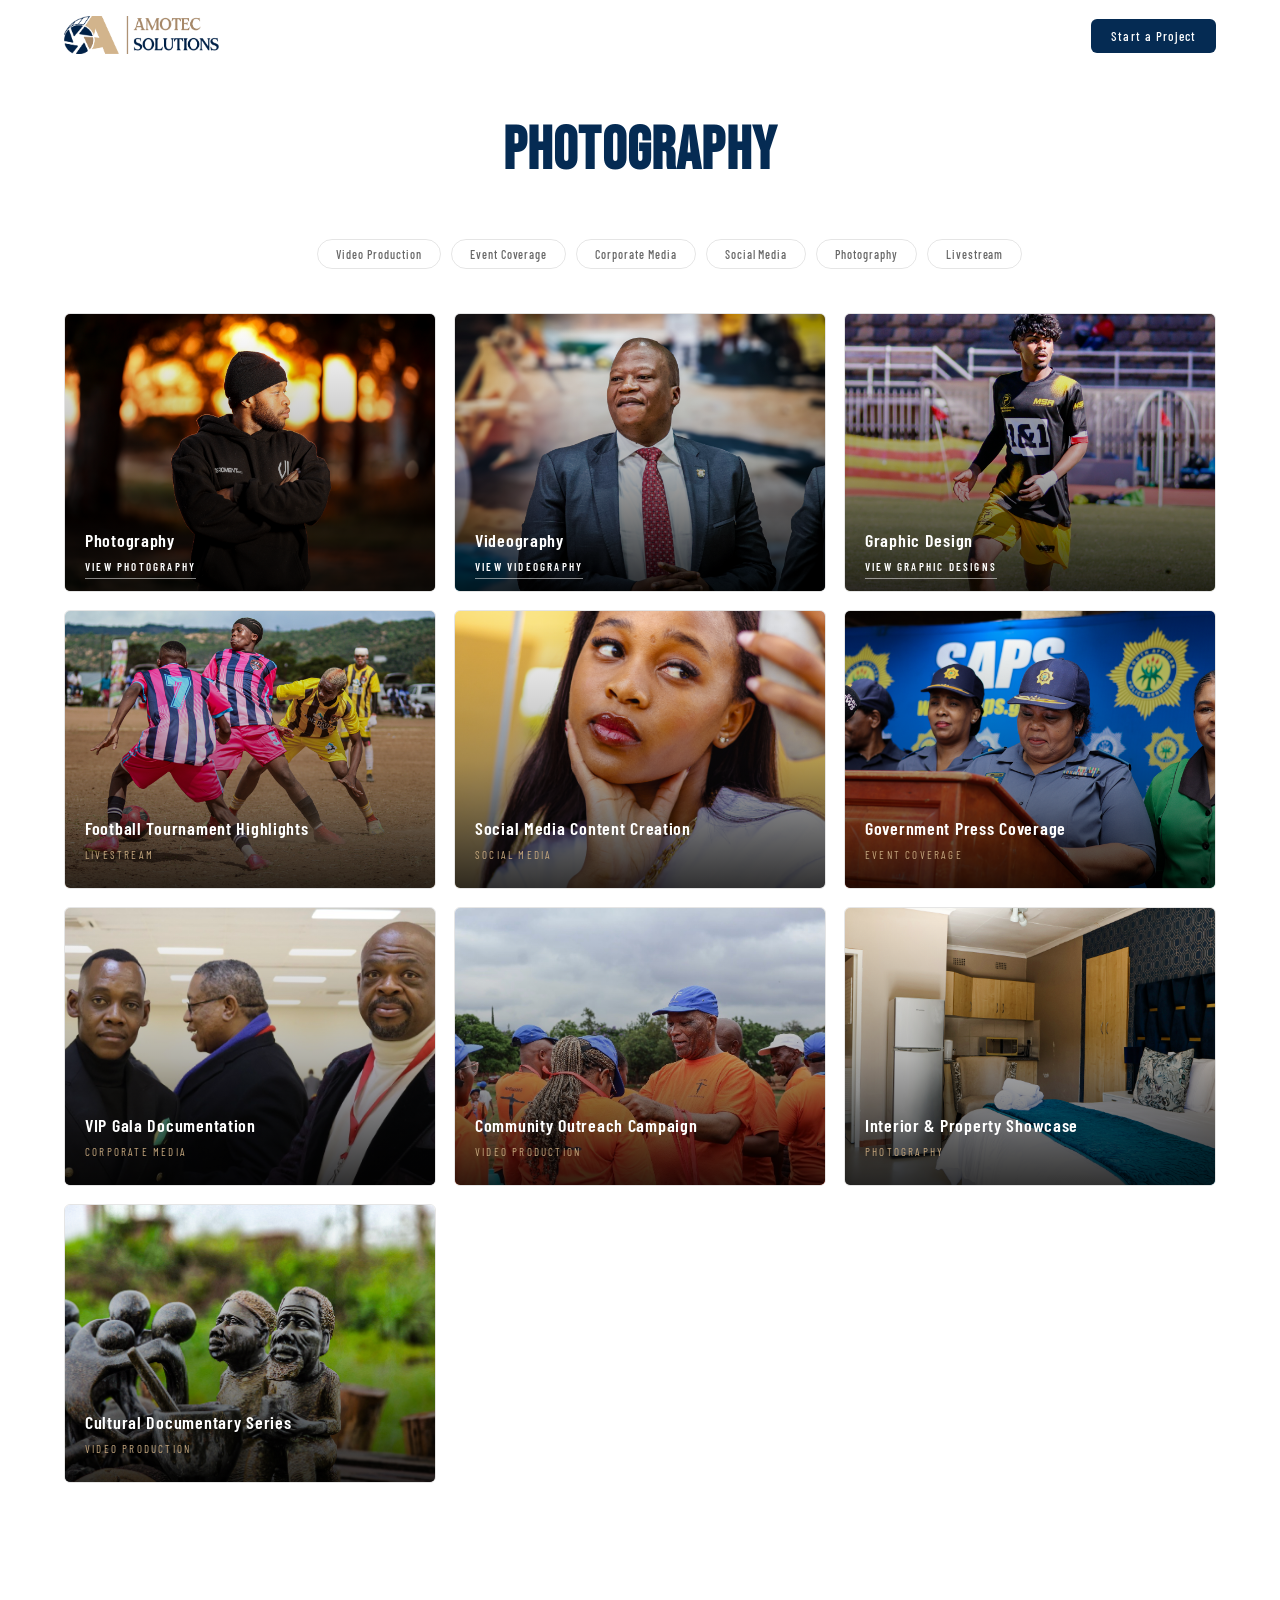
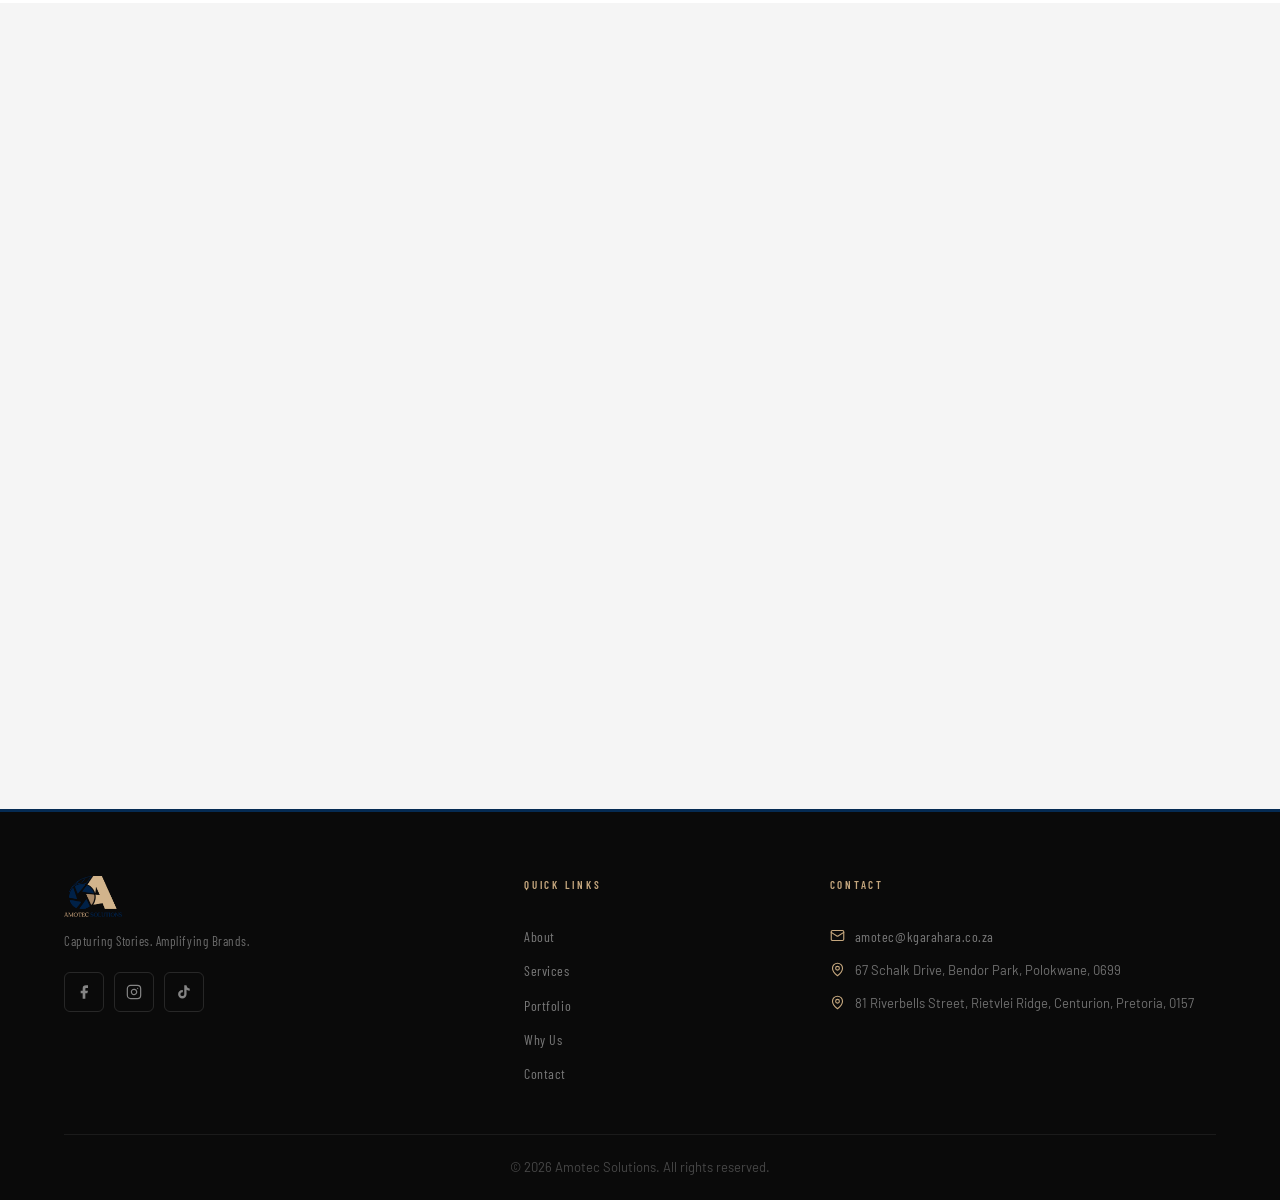
<file: photography.html>
<!doctype html>
<html lang="en">
  <head>
    <meta charset="UTF-8" />
    <meta name="viewport" content="width=device-width, initial-scale=1.0" />
    <title>Photography</title>
    <link rel="preconnect" href="https://fonts.googleapis.com" />
    <link rel="preconnect" href="https://fonts.gstatic.com" crossorigin />
    <link
      rel="shortcut icon"
      href="assets/AMOTEC PREMIUM LOGO I.png"
      type="image/x-icon"
    />
    <link
      href="https://fonts.googleapis.com/css2?family=Bebas+Neue&family=Barlow:wght@400;500;600&family=Barlow+Condensed:wght@400;500;600;700&display=swap"
      rel="stylesheet"
    />
    <link rel="stylesheet" href="style.css" />
  </head>
  <body>
    <!-- NAV -->
    <nav id="navbar">
      <div class="nav-inner">
        <a href="#" class="nav-logo">
          <img src="assets/AMOTEC PREMIUM LOGO II.png" alt="Amotec Solutions" />
        </a>
        <ul class="nav-links">
          <li><a href="index.html">About</a></li>
          <li><a href="index.html">Services</a></li>
          <li><a href="index.html">Portfolio</a></li>
          <li><a href="index.html">Why Us</a></li>
          <li><a href="index.html">Contact</a></li>
          <li><a href="index.html" class="btn-nav">Start a Project</a></li>
        </ul>
        <button class="hamburger" id="hamburger" aria-label="Toggle menu">
          <span></span><span></span><span></span>
        </button>
      </div>
      <div class="mobile-menu" id="mobile-menu">
        <a href="#about">About</a>
        <a href="#services">Services</a>
        <a href="#portfolio">Portfolio</a>
        <a href="#why-us">Why Us</a>
        <a href="#contact">Contact</a>
        <a href="#contact" class="btn-nav-mobile">Start a Project</a>
      </div>
    </nav>

    <!-- PORTFOLIO -->
    <section id="portfolio">
      <div class="container">
        <div class="section-header reveal">
          <!-- <p class="section-label"><span class="navy-text">Portfolio</span></p> -->
          <h2 class="section-title"> <span class="navy-text">Photography</span></h2>
        </div>
        <div class="filter-bar reveal">
          <button class="filter-btn active" data-filter="all">All</button>
          <button class="filter-btn" data-filter="Video Production">
            Video Production
          </button>
          <button class="filter-btn" data-filter="Event Coverage">
            Event Coverage
          </button>
          <button class="filter-btn" data-filter="Corporate Media">
            Corporate Media
          </button>
          <button class="filter-btn" data-filter="Social Media">
            Social Media
          </button>
          <button class="filter-btn" data-filter="Photography">
            Photography
          </button>
          <button class="filter-btn" data-filter="Livestream">
            Livestream
          </button>
        </div> 
        <div class="portfolio-grid">
          <div class="port-item reveal" data-category="Photography">
            <img
              src="assets/9V7A7467.jpg"
              alt="Cinematic Portrait Session"
              loading="lazy"
            />
            <div class="port-overlay">
              <!-- <span>Photography</span> -->
              <h3>Photography</h3>
              <a href="photography.html" class="view-link">View Photography</a>
            </div>
          </div>
          <div class="port-item reveal" data-category="Corporate Media">
            <img
              src="assets/IMG_2215.jpg"
              alt="Corporate Leadership Feature"
              loading="lazy"
            />
            <div class="port-overlay">
              <h3>Videography</h3>
              <!-- <span>Corporate Media</span> -->
               <a href="videography.html" class="view-link">View Videography</a>
            </div>
          </div>
          <div class="port-item reveal" data-category="Event Coverage">
            <img
              src="assets/_MG_8628.jpg"
              alt="Sports Action Coverage"
              loading="lazy"
            />
            <div class="port-overlay">
              <h3>Graphic Design</h3>
              <!-- <span></span> -->
              <a href="graphic-design.html" class="view-link">View Graphic Designs</a>
            </div>
          </div>
          <div class="port-item reveal" data-category="Livestream">
            <img
              src="assets/IMG_7061.jpg"
              alt="Football Tournament Highlights"
              loading="lazy"
            />
            <div class="port-overlay">
              <h3>Football Tournament Highlights</h3>
              <span>Livestream</span>
            </div>
          </div>
          <div class="port-item reveal" data-category="Social Media">
            <img
              src="assets/IMG_2570.jpg"
              alt="Social Media Content Creation"
              loading="lazy"
            />
            <div class="port-overlay">
              <h3>Social Media Content Creation</h3>
              <span>Social Media</span>
            </div>
          </div>
          <div class="port-item reveal" data-category="Event Coverage">
            <img
              src="assets/IMG_2581.jpg"
              alt="Government Press Coverage"
              loading="lazy"
            />
            <div class="port-overlay">
              <h3>Government Press Coverage</h3>
              <span>Event Coverage</span>
            </div>
          </div>
          <div class="port-item reveal" data-category="Corporate Media">
            <img
              src="assets/IMG_5248.jpg"
              alt="VIP Gala Documentation"
              loading="lazy"
            />
            <div class="port-overlay">
              <h3>VIP Gala Documentation</h3>
              <span>Corporate Media</span>
            </div>
          </div>
          <div class="port-item reveal" data-category="Video Production">
            <img
              src="assets/IMG_5228.jpeg"
              alt="Community Outreach Campaign"
              loading="lazy"
            />
            <div class="port-overlay">
              <h3>Community Outreach Campaign</h3>
              <span>Video Production</span>
            </div>
          </div>
          <div class="port-item reveal" data-category="Photography">
            <img
              src="assets/IMG_0766.jpg"
              alt="Interior &amp; Property Showcase"
              loading="lazy"
            />
            <div class="port-overlay">
              <h3>Interior &amp; Property Showcase</h3>
              <span>Photography</span>
            </div>
          </div>
          <div class="port-item reveal" data-category="Video Production">
            <img
              src="assets/20240114_141807.jpg"
              alt="Cultural Documentary Series"
              loading="lazy"
            />
            <div class="port-overlay">
              <h3>Cultural Documentary Series</h3>
              <span>Video Production</span>
            </div>
          </div>
        </div>
      </div>
    </section>

     <!-- CONTACT -->
    <section id="contact">
      <div class="container">
        <div class="section-header reveal">
          <p class="section-label">Get In Touch</p>
          <h2 class="section-title">
            Start Your <span class="navy-text">Project</span>
          </h2>
        </div>
        <div class="contact-layout">
          <!-- Left: contact details -->
          <div class="contact-details reveal">
            <p class="contact-intro">
              Ready to tell your story? Reach out and let's build something
              powerful together.
            </p>

            <div class="contact-info-list">
              <a href="mailto:amotec@kgarahara.co.za" class="ci-item ci-link">
                <div class="ci-icon">
                  <svg
                    viewBox="0 0 24 24"
                    fill="none"
                    stroke="currentColor"
                    stroke-width="1.8"
                    stroke-linecap="round"
                    stroke-linejoin="round"
                  >
                    <rect width="20" height="16" x="2" y="4" rx="2" />
                    <path d="m22 7-8.97 5.7a1.94 1.94 0 0 1-2.06 0L2 7" />
                  </svg>
                </div>
                <div>
                  <p class="ci-label">Email</p>
                  <p class="ci-value">amotec@kgarahara.co.za</p>
                </div>
              </a>

              <div class="ci-item">
                <div class="ci-icon">
                  <svg
                    viewBox="0 0 24 24"
                    fill="none"
                    stroke="currentColor"
                    stroke-width="1.8"
                    stroke-linecap="round"
                    stroke-linejoin="round"
                  >
                    <path d="M20 10c0 6-8 12-8 12s-8-6-8-12a8 8 0 0 1 16 0Z" />
                    <circle cx="12" cy="10" r="3" />
                  </svg>
                </div>
                <div>
                  <p class="ci-label">Polokwane</p>
                  <p class="ci-value">
                    67 Schalk Drive, Bendor Park<br />Polokwane, 0699
                  </p>
                </div>
              </div>

              <div class="ci-item">
                <div class="ci-icon">
                  <svg
                    viewBox="0 0 24 24"
                    fill="none"
                    stroke="currentColor"
                    stroke-width="1.8"
                    stroke-linecap="round"
                    stroke-linejoin="round"
                  >
                    <path d="M20 10c0 6-8 12-8 12s-8-6-8-12a8 8 0 0 1 16 0Z" />
                    <circle cx="12" cy="10" r="3" />
                  </svg>
                </div>
                <div>
                  <p class="ci-label">Pretoria</p>
                  <p class="ci-value">
                    81 Riverbells Street, Rietvlei Ridge<br />Country Estate,
                    Centurion, 0157
                  </p>
                </div>
              </div>
            </div>

            <p class="ci-label" style="margin-bottom: 14px">Follow Us</p>
            <div class="social-row">
              <a
                href=" https://www.facebook.com/share/18rPwizk9w/"
                class="soc-icon"
                aria-label="Facebook"
                target="_blank"
                rel="noopener noreferrer"
              >
                <svg viewBox="0 0 24 24" fill="currentColor">
                  <path
                    d="M18 2h-3a5 5 0 0 0-5 5v3H7v4h3v8h4v-8h3l1-4h-4V7a1 1 0 0 1 1-1h3z"
                  />
                </svg>
              </a>
              <a
                href="https://www.instagram.com/amotec_solutions?igsh=eGd1dnViMDJ6NmNj"
                class="soc-icon"
                aria-label="Instagram"
                target="_blank"
                rel="noopener noreferrer"
              >
                <svg
                  viewBox="0 0 24 24"
                  fill="none"
                  stroke="currentColor"
                  stroke-width="1.8"
                  stroke-linecap="round"
                  stroke-linejoin="round"
                >
                  <rect width="20" height="20" x="2" y="2" rx="5" />
                  <path d="M16 11.37A4 4 0 1 1 12.63 8 4 4 0 0 1 16 11.37z" />
                  <line x1="17.5" x2="17.51" y1="6.5" y2="6.5" />
                </svg>
              </a>
              <!-- <a
                href="#"
                class="soc-icon"
                aria-label="X / Twitter"
                target="_blank"
                rel="noopener noreferrer"
              >
                <svg viewBox="0 0 24 24" fill="currentColor">
                  <path
                    d="M18.244 2.25h3.308l-7.227 8.26 8.502 11.24H16.17l-5.214-6.817L4.99 21.75H1.68l7.73-8.835L1.254 2.25H8.08l4.713 6.231zm-1.161 17.52h1.833L7.084 4.126H5.117z"
                  />
                </svg>
              </a> -->
              <!-- <a
                href="#"
                class="soc-icon"
                aria-label="LinkedIn"
                target="_blank"
                rel="noopener noreferrer"
              >
                <svg viewBox="0 0 24 24" fill="currentColor">
                  <path
                    d="M16 8a6 6 0 0 1 6 6v7h-4v-7a2 2 0 0 0-2-2 2 2 0 0 0-2 2v7h-4v-7a6 6 0 0 1 6-6zM2 9h4v12H2z"
                  />
                  <circle cx="4" cy="4" r="2" />
                </svg>
              </a> -->
              <!-- <a
                href="#"
                class="soc-icon"
                aria-label="YouTube"
                target="_blank"
                rel="noopener noreferrer"
              >
                <svg viewBox="0 0 24 24" fill="currentColor">
                  <path
                    d="M22.54 6.42a2.78 2.78 0 0 0-1.95-1.96C18.88 4 12 4 12 4s-6.88 0-8.59.46a2.78 2.78 0 0 0-1.95 1.96A29 29 0 0 0 1 12a29 29 0 0 0 .46 5.58 2.78 2.78 0 0 0 1.95 1.95C5.12 20 12 20 12 20s6.88 0 8.59-.47a2.78 2.78 0 0 0 1.95-1.95A29 29 0 0 0 23 12a29 29 0 0 0-.46-5.58z"
                  />
                  <polygon
                    points="9.75 15.02 15.5 12 9.75 8.98 9.75 15.02"
                    fill="white"
                  />
                </svg>
              </a> -->
              <a
                href="https://www.tiktok.com/@amotec.solutions?_r=1&_t=ZS-94Rng70BopU"
                class="soc-icon"
                aria-label="TikTok"
                target="_blank"
                rel="noopener noreferrer"
              >
                <svg viewBox="0 0 24 24" fill="currentColor">
                  <path
                    d="M19.59 6.69a4.83 4.83 0 0 1-3.77-4.25V2h-3.45v13.67a2.89 2.89 0 0 1-2.88 2.5 2.89 2.89 0 0 1-2.89-2.89 2.89 2.89 0 0 1 2.89-2.89c.28 0 .54.04.79.1V9.01a6.27 6.27 0 0 0-.79-.05 6.34 6.34 0 0 0-6.34 6.34 6.34 6.34 0 0 0 6.34 6.34 6.34 6.34 0 0 0 6.33-6.34V8.69a8.18 8.18 0 0 0 4.78 1.52V6.76a4.85 4.85 0 0 1-1.01-.07z"
                  />
                </svg>
              </a>
            </div>
          </div>

          <!-- Right: form -->
          <form class="contact-form reveal" id="contact-form" novalidate>
            <div class="form-row">
              <input
                type="text"
                placeholder="Your Name"
                required
                maxlength="100"
              />
              <input
                type="email"
                placeholder="Email Address"
                required
                maxlength="255"
              />
            </div>
            <input
              type="text"
              placeholder="Company Name"
              maxlength="100"
              class="form-field"
            />
            <select class="form-field">
              <option value="">Select a Service</option>
              <option>Photography</option>
              <option>Videography</option>
              <option>Video Production</option>
              <option>Livestreaming</option>
              <option>Podcast Production</option>
              <option>Social Media Marketing</option>
              <option>Social Media Management</option>
              <option>Marketing &amp; Advertising</option>
              <option>Public Relations</option>
              <option>Graphic Design</option>
              <option>Marketing Consultancy</option>
            </select>
            <textarea
              class="form-field"
              placeholder="Tell us about your project…"
              rows="5"
              required
              maxlength="1000"
            ></textarea>
            <div class="form-actions">
              <button type="submit" class="btn-navy">
                <svg
                  width="15"
                  height="15"
                  viewBox="0 0 24 24"
                  fill="none"
                  stroke="currentColor"
                  stroke-width="2"
                  stroke-linecap="round"
                  stroke-linejoin="round"
                >
                  <path
                    d="M14.536 21.686a.5.5 0 0 0 .937-.024l6.5-19a.496.496 0 0 0-.635-.635l-19 6.5a.5.5 0 0 0-.024.937l7.93 3.18a2 2 0 0 1 1.112 1.11z"
                  />
                  <path d="m21.854 2.147-10.94 10.939" />
                </svg>
                Start Your Project
              </button>
              <a
                href="https://wa.me/27837299933"
                target="_blank"
                rel="noopener noreferrer"
                class="btn-outline-dark"
              >
                <svg
                  width="15"
                  height="15"
                  viewBox="0 0 24 24"
                  fill="none"
                  stroke="currentColor"
                  stroke-width="2"
                  stroke-linecap="round"
                  stroke-linejoin="round"
                >
                  <path d="M7.9 20A9 9 0 1 0 4 16.1L2 22Z" />
                </svg>
                WhatsApp Us
              </a>
            </div>
          </form>
        </div>
      </div>
    </section>

    <!-- FOOTER -->
    <footer>
      <div class="container">
        <div class="footer-grid">
          <div class="footer-brand">
            <img
              src="assets/AMOTEC PREMIUM LOGO I.png"
              alt="Amotec Solutions"
            />
            <p>Capturing Stories. Amplifying Brands.</p>
            <div class="social-row" style="margin-top: 20px">
              <a
                href=" https://www.facebook.com/share/18rPwizk9w/

"
                class="soc-icon dark"
                aria-label="Facebook"
                target="_blank"
                rel="noopener noreferrer"
              >
                <svg viewBox="0 0 24 24" fill="currentColor">
                  <path
                    d="M18 2h-3a5 5 0 0 0-5 5v3H7v4h3v8h4v-8h3l1-4h-4V7a1 1 0 0 1 1-1h3z"
                  />
                </svg>
              </a>
              <a
                href="https://www.instagram.com/amotec_solutions?igsh=eGd1dnViMDJ6NmNj"
                class="soc-icon dark"
                aria-label="Instagram"
                target="_blank"
                rel="noopener noreferrer"
              >
                <svg
                  viewBox="0 0 24 24"
                  fill="none"
                  stroke="currentColor"
                  stroke-width="1.8"
                  stroke-linecap="round"
                  stroke-linejoin="round"
                >
                  <rect width="20" height="20" x="2" y="2" rx="5" />
                  <path d="M16 11.37A4 4 0 1 1 12.63 8 4 4 0 0 1 16 11.37z" />
                  <line x1="17.5" x2="17.51" y1="6.5" y2="6.5" />
                </svg>
              </a>
              <a
                href="https://www.tiktok.com/@amotec.solutions?_r=1&_t=ZS-94Rng70BopU"
                class="soc-icon dark"
                aria-label="TikTok"
                target="_blank"
                rel="noopener noreferrer"
              >
                <svg viewBox="0 0 24 24" fill="currentColor">
                  <path
                    d="M19.59 6.69a4.83 4.83 0 0 1-3.77-4.25V2h-3.45v13.67a2.89 2.89 0 0 1-2.88 2.5 2.89 2.89 0 0 1-2.89-2.89 2.89 2.89 0 0 1 2.89-2.89c.28 0 .54.04.79.1V9.01a6.27 6.27 0 0 0-.79-.05 6.34 6.34 0 0 0-6.34 6.34 6.34 6.34 0 0 0 6.34 6.34 6.34 6.34 0 0 0 6.33-6.34V8.69a8.18 8.18 0 0 0 4.78 1.52V6.76a4.85 4.85 0 0 1-1.01-.07z"
                  />
                </svg>
              </a>
            </div>
          </div>

          <div class="footer-col">
            <h4 class="footer-heading">Quick Links</h4>
            <a href="#about">About</a>
            <a href="#services">Services</a>
            <a href="#portfolio">Portfolio</a>
            <a href="#why-us">Why Us</a>
            <a href="#contact">Contact</a>
          </div>

          <div class="footer-col">
            <h4 class="footer-heading">Contact</h4>
            <a href="mailto:amotec@kgarahara.co.za" class="footer-contact-item">
              <svg
                viewBox="0 0 24 24"
                fill="none"
                stroke="currentColor"
                stroke-width="1.8"
                stroke-linecap="round"
                stroke-linejoin="round"
              >
                <rect width="20" height="16" x="2" y="4" rx="2" />
                <path d="m22 7-8.97 5.7a1.94 1.94 0 0 1-2.06 0L2 7" />
              </svg>
              amotec@kgarahara.co.za
            </a>
            <div class="footer-contact-item">
              <svg
                viewBox="0 0 24 24"
                fill="none"
                stroke="currentColor"
                stroke-width="1.8"
                stroke-linecap="round"
                stroke-linejoin="round"
              >
                <path d="M20 10c0 6-8 12-8 12s-8-6-8-12a8 8 0 0 1 16 0Z" />
                <circle cx="12" cy="10" r="3" />
              </svg>
              <span>67 Schalk Drive, Bendor Park, Polokwane, 0699</span>
            </div>
            <div class="footer-contact-item">
              <svg
                viewBox="0 0 24 24"
                fill="none"
                stroke="currentColor"
                stroke-width="1.8"
                stroke-linecap="round"
                stroke-linejoin="round"
              >
                <path d="M20 10c0 6-8 12-8 12s-8-6-8-12a8 8 0 0 1 16 0Z" />
                <circle cx="12" cy="10" r="3" />
              </svg>
              <span
                >81 Riverbells Street, Rietvlei Ridge, Centurion, Pretoria,
                0157</span
              >
            </div>
          </div>
        </div>
        <div class="footer-bottom">
          &copy; 2026 Amotec Solutions. All rights reserved.
        </div>
      </div>
    </footer>

    <script src="script.js"></script>
  </body>
</html>
</file>
<file: style.css>
/* ── Reset ─────────────────────────────────────────────────── */
*,
*::before,
*::after {
  box-sizing: border-box;
  margin: 0;
  padding: 0;
}
html {
  scroll-behavior: smooth;
}
body {
  font-family: "Barlow", sans-serif;
  font-size: 16px;
  line-height: 1.6;
  background: #ffffff;
  color: #111111;
  overflow-x: hidden;
}
a {
  color: inherit;
  text-decoration: none;
}
img {
  display: block;
  max-width: 100%;
}
ul {
  list-style: none;
}

/* ── Variables ──────────────────────────────────────────────── */
:root {
/* Brand Colors (from logo) */
  --navy: #052B53;
  --navy-dark: #031f3c;
  --navy-glow: rgba(5, 43, 83, 0.35);

  --gold: #C5A77E;
  --gold-dark: #a68a66;
  --gold-glow: rgba(197, 167, 126, 0.35);

  /* Neutral Colors */
  --white: #ffffff;
  --off-white: #f5f5f5;
  --black: #0a0a0a;

  /* Background system */
  --dark: #031f3c;
  --dark-card: #0a1a2f;

  /* Text */
  --text: #111111;
  --muted: #666666;

  /* Borders */
  --border: rgba(0, 0, 0, 0.1);
  --border-d: rgba(255, 255, 255, 0.1);

  /* Layout */
  --radius: 6px;
  --container: 1200px;

  /* Typography */
  --ff-display: "Bebas Neue", sans-serif;
  --ff-body: "Barlow", sans-serif;
  --ff-accent: "Barlow Condensed", sans-serif;
}






/* ── Helpers ────────────────────────────────────────────────── */
.container {
  max-width: var(--container);
  margin: 0 auto;
  padding: 0 24px;
}
.navy-text {
  color: var(--navy);
}
.gold-text {
  color: var(--gold);
}
.white {
  color: #fff !important;
}

.section-label {
  font-family: var(--ff-accent);
  font-size: 11px;
  letter-spacing: 0.35em;
  text-transform: uppercase;
  color: var(--red);
  font-weight: 600;
  display: block;
  margin-bottom: 10px;
}
.section-title {
  font-family: var(--ff-display);
  font-size: clamp(36px, 5vw, 60px);
  line-height: 1.05;
  letter-spacing: 0.02em;
  color: var(--text);
}
.section-sub {
  color: var(--muted);
  font-size: 15px;
  max-width: 560px;
  margin: 12px auto 0;
}
.section-header {
  text-align: center;
  margin-bottom: 56px;
}
.section-header .section-title {
  margin-bottom: 0;
}

/* ── Scroll Reveal ──────────────────────────────────────────── */
.reveal {
  opacity: 0;
  transform: translateY(28px);
  transition:
    opacity 0.65s ease,
    transform 0.65s ease;
}
.reveal.visible {
  opacity: 1;
  transform: translateY(0);
}

/* ── Buttons ────────────────────────────────────────────────── */
.btn-navy {
  display: inline-flex;
  align-items: center;
  gap: 8px;
  padding: 13px 28px;
  background: var(--navy);
  color: #fff;
  border: none;
  border-radius: var(--radius);
  font-family: var(--ff-accent);
  font-weight: 600;
  font-size: 14px;
  letter-spacing: 0.07em;
  cursor: pointer;
  transition:
    background 0.2s,
    box-shadow 0.3s,
    transform 0.2s;
}
.btn-navy:hover {
  background: var(--navy-dark);
  box-shadow: 0 4px 20px var(--navy-glow);
  transform: translateY(-1px);
}

.btn-gold {
  display: inline-flex;
  align-items: center;
  gap: 8px;
  padding: 13px 28px;
  background: var(--gold);
  color: #fff;
  border: none;
  border-radius: var(--radius);
  font-family: var(--ff-accent);
  font-weight: 600;
  font-size: 14px;
  letter-spacing: 0.07em;
  cursor: pointer;
  transition:
    background 0.2s,
    box-shadow 0.3s,
    transform 0.2s;
}
.btn-gold:hover {
  background: var(--gold-dark);
  box-shadow: 0 4px 20px var(--gold-glow);
  transform: translateY(-1px);
}

.btn-outline {
  display: inline-flex;
  align-items: center;
  gap: 8px;
  padding: 13px 28px;
  border: 1.5px solid rgba(255, 255, 255, 0.5);
  color: #fff;
  border-radius: var(--radius);
  font-family: var(--ff-accent);
  font-weight: 600;
  font-size: 14px;
  letter-spacing: 0.07em;
  transition:
    border-color 0.25s,
    box-shadow 0.25s;
}
.btn-outline:hover {
  border-color: var(--navy);
  box-shadow: 0 0 20px var(--navy-glow);
}

.btn-outline-dark {
  display: inline-flex;
  align-items: center;
  gap: 8px;
  padding: 13px 28px;
  border: 1.5px solid var(--border);
  color: var(--muted);
  border-radius: var(--radius);
  font-family: var(--ff-accent);
  font-weight: 600;
  font-size: 14px;
  letter-spacing: 0.07em;
  transition:
    border-color 0.25s,
    color 0.25s;
}
.btn-outline-dark:hover {
  border-color: var(--navy);
  color: var(--navy);
}

/* ============================================================
   NAVIGATION
   ============================================================ */
nav {
  position: fixed;
  top: 0;
  left: 0;
  right: 0;
  z-index: 100;
  transition:
    background 0.4s,
    box-shadow 0.4s;
}
nav.scrolled {
  background: rgba(255, 255, 255, 0.97);
  backdrop-filter: blur(14px);
  box-shadow:
    0 1px 0 var(--border),
    0 4px 20px rgba(0, 0, 0, 0.06);
}
.nav-inner {
  max-width: var(--container);
  margin: 0 auto;
  padding: 16px 24px;
  display: flex;
  align-items: center;
  justify-content: space-between;
}
.nav-logo img {
  height: 38px;
  width: auto;
}

.nav-links {
  display: flex;
  align-items: center;
  gap: 32px;
}
.nav-links a {
  font-family: var(--ff-accent);
  font-size: 13px;
  font-weight: 500;
  letter-spacing: 0.08em;
  color: rgba(255, 255, 255, 0.75);
  position: relative;
  transition: color 0.25s;
}
nav.scrolled .nav-links a {
  color: var(--muted);
}
.nav-links a::after {
  content: "";
  position: absolute;
  bottom: -4px;
  left: 0;
  width: 0;
  height: 2px;
  background: var(--navy);
  transition: width 0.3s;
}
.nav-links a:hover {
  color: #fff;
}
nav.scrolled .nav-links a:hover {
  color: var(--text);
}
.nav-links a:hover::after {
  width: 100%;
}

.btn-nav {
  font-family: var(--ff-accent);
  font-size: 13px;
  font-weight: 600;
  letter-spacing: 0.08em;
  padding: 9px 20px;
  background: var(--navy);
  color: #fff !important;
  border-radius: var(--radius);
  transition:
    background 0.2s,
    box-shadow 0.3s,
    transform 0.2s;
}
.btn-nav::after {
  display: none !important;
}
.btn-nav:hover {
  background: var(--navy-dark);
  box-shadow: 0 4px 16px var(--navy-glow);
  transform: translateY(-1px);
}

/* Hamburger — hidden on desktop */
.hamburger {
  display: none;
  flex-direction: column;
  gap: 5px;
  background: none;
  border: none;
  cursor: pointer;
  padding: 4px;
}
.hamburger span {
  display: block;
  width: 24px;
  height: 2px;
  background: #fff;
  transition:
    transform 0.3s,
    opacity 0.3s;
}
nav.scrolled .hamburger span {
  background: var(--text);
}
.hamburger.open span:nth-child(1) {
  transform: translateY(7px) rotate(45deg);
}
.hamburger.open span:nth-child(2) {
  opacity: 0;
}
.hamburger.open span:nth-child(3) {
  transform: translateY(-7px) rotate(-45deg);
}

/* Mobile menu — always hidden until .open */
.mobile-menu {
  display: none;
  flex-direction: column;
  background: #fff;
  border-top: 1px solid var(--border);
  padding: 16px 24px 28px;
  box-shadow: 0 8px 24px rgba(0, 0, 0, 0.08);
}
.mobile-menu.open {
  display: flex;
}
.mobile-menu a {
  font-family: var(--ff-accent);
  font-size: 16px;
  font-weight: 500;
  letter-spacing: 0.07em;
  color: var(--muted);
  padding: 13px 0;
  border-bottom: 1px solid var(--border);
  transition: color 0.25s;
}
.mobile-menu a:last-child {
  border-bottom: none;
}
.mobile-menu a:hover {
  color: var(--text);
}
.btn-nav-mobile {
  margin-top: 16px;
  padding: 12px 20px;
  background: var(--red);
  color: #fff !important;
  border-radius: var(--radius);
  font-family: var(--ff-accent);
  font-weight: 600;
  font-size: 14px;
  letter-spacing: 0.07em;
  text-align: center;
}

/* ============================================================
   HERO  (dark cinematic)
   ============================================================ */
#hero {
  min-height: 100vh;
  display: flex;
  align-items: center;
  justify-content: center;
  overflow: hidden;
  position: relative;
  background: #050505;
}
.hero-bg {
  position: absolute;
  inset: 0;
  background: #050505;
}
.hero-bg::after {
  content: "";
  position: absolute;
  inset: 0;
  background: url(/assets/hero-bg.jpg);
  background-size: cover;
  background-position: center;
  background-repeat: no-repeat;
  opacity: 0.45;
}
.hero-content {
  position: relative;
  z-index: 2;
  text-align: center;
  padding: 0 24px;
  max-width: 900px;
}
.hero-logo {
  height: 88px;
  width: auto;
  margin: 0 auto 28px;
  animation: fadeDown 0.9s ease both;
}
.hero-label {
  font-family: var(--ff-accent);
  font-size: 11px;
  letter-spacing: 0.35em;
  text-transform: uppercase;
  color: var(--gold);
  font-weight: 600;
  margin-bottom: 18px;
  animation: fadeDown 0.9s 0.15s ease both;
}
.hero-title {
  font-family: var(--ff-display);
  font-size: clamp(56px, 10vw, 114px);
  line-height: 0.97;
  letter-spacing: 0.02em;
  color: #fff;
  margin-bottom: 24px;
  animation: fadeDown 0.9s 0.3s ease both;
}
.hero-sub {
  max-width: 600px;
  margin: 0 auto 40px;
  color: rgba(255, 255, 255, 0.58);
  font-size: 17px;
  line-height: 1.7;
  animation: fadeDown 0.9s 0.45s ease both;
}
.hero-btns {
  display: flex;
  gap: 16px;
  justify-content: center;
  flex-wrap: wrap;
  animation: fadeDown 0.9s 0.6s ease both;
}
.scroll-mouse {
  position: absolute;
  bottom: 36px;
  left: 50%;
  transform: translateX(-50%);
  z-index: 2;
  animation: bounce 2s ease infinite;
}
.mouse-body {
  width: 24px;
  height: 40px;
  border: 2px solid rgba(255, 255, 255, 0.35);
  border-radius: 12px;
  display: flex;
  justify-content: center;
  padding-top: 6px;
}
.mouse-dot {
  width: 4px;
  height: 10px;
  background: var(--navy);
  border-radius: 2px;
  animation: scrollDot 2s ease infinite;
}

/* ============================================================
   ABOUT  (white bg)
   ============================================================ */
#about {
  padding: 120px 0;
  background: var(--white);
}
.about-p {
  color: var(--muted);
  font-size: 17px;
  line-height: 1.8;
  max-width: 760px;
  margin-bottom: 18px;
}
.about-p:last-of-type {
  margin-bottom: 0;
}
.stats {
  display: grid;
  grid-template-columns: repeat(4, 1fr);
  gap: 28px;
  max-width: 760px;
  margin-top: 60px;
}
.stat {
  text-align: center;
}
.stat-num {
  font-family: var(--ff-display);
  font-size: 52px;
  color: var(--red);
  line-height: 1;
  letter-spacing: 0.02em;
}
.stat-desc {
  font-family: var(--ff-accent);
  font-size: 12px;
  letter-spacing: 0.12em;
  text-transform: uppercase;
  color: var(--muted);
  margin-top: 6px;
}

/* ============================================================
   SERVICES  (dark bg)
   ============================================================ */
#services {
  padding: 120px 0;
  background: var(--navy);
}
#services .section-title {
  color: #fff;
}
.services-grid {
  display: grid;
  grid-template-columns: repeat(3, 1fr);
  gap: 18px;
}
.service-card {
  background: var(--dark-card);
  border: 1px solid rgba(255, 255, 255, 0.07);
  border-radius: var(--radius);
  padding: 28px 24px;
  cursor: default;
  position: relative;
  overflow: hidden;
  transition:
    border-color 0.3s,
    transform 0.3s,
    box-shadow 0.3s;
}
.service-card::before {
  content: "";
  position: absolute;
  inset: 0;
  background: linear-gradient(
    135deg,
    rgba(166, 166, 167, 0.511) 0%,
    transparent 60%
  );
  opacity: 0;
  transition: opacity 0.4s;
}
.service-card:hover {
  /* border-color: rgba(224, 26, 26, 0.4); */
  border-color: (var(--gold));
  transform: translateY(-2px);
  /* box-shadow: 0 0 22px rgba(224, 26, 26, 0.1); */
}
.service-card:hover::before {
  opacity: 1;
}
.svc-icon {
  width: 38px;
  height: 38px;
  color: var(--white);
  margin-bottom: 16px;
  transition: transform 0.3s;
}
.service-card:hover .svc-icon {
  transform: scale(1.1);
}
.service-card h3 {
  font-family: var(--ff-accent);
  font-size: 16px;
  font-weight: 600;
  letter-spacing: 0.04em;
  color: #f0f0f0;
  margin-bottom: 8px;
}
.service-card p {
  font-size: 13px;
  color: #888;
  line-height: 1.6;
  max-height: 0;
  overflow: hidden;
  opacity: 0;
  transition:
    max-height 0.4s,
    opacity 0.4s;
}
.service-card:hover p {
  max-height: 80px;
  opacity: 1;
}

/* ============================================================
   PORTFOLIO  (white bg)
   ============================================================ */
#portfolio {
  padding: 120px 0;
  background: var(--white);
}
.filter-bar {
  display: flex;
  flex-wrap: wrap;
  justify-content: center;
  gap: 10px;
  margin-bottom: 44px;
}
.filter-btn {
  font-family: var(--ff-accent);
  font-size: 12px;
  font-weight: 500;
  letter-spacing: 0.08em;
  padding: 7px 18px;
  border-radius: 50px;
  border: 1px solid var(--border);
  color: var(--muted);
  background: none;
  cursor: pointer;
  transition:
    border-color 0.25s,
    color 0.25s,
    background 0.25s;
}
.filter-btn:hover {
  border-color: var(--red);
  color: var(--text);
}
.filter-btn.active {
  background: var(--red);
  border-color: var(--red);
  color: #fff;
}

.portfolio-grid {
  display: grid;
  grid-template-columns: repeat(3, 1fr);
  gap: 18px;
}
.port-item {
  position: relative;
  aspect-ratio: 4/3;
  border-radius: var(--radius);
  overflow: hidden;
  border: 1px solid var(--border);
  cursor: pointer;
  transition:
    border-color 0.35s,
    box-shadow 0.35s;
}
.port-item:hover {
  border-color: var(--red);
  box-shadow: 0 8px 28px rgba(0, 0, 0, 0.1);
}
.port-item img {
  width: 100%;
  height: 100%;
  object-fit: cover;
  transition: transform 0.7s;
}
.port-item:hover img {
  transform: scale(1.07);
}
.port-overlay {
  position: absolute;
  inset: 0;
  background: linear-gradient(
    to top,
    rgba(0, 0, 0, 0.85) 0%,
    rgba(0, 0, 0, 0.3) 50%,
    transparent 100%
  );
  display: flex;
  flex-direction: column;
  align-items: flex-start;
  justify-content: flex-end;
  padding: 24px 20px;
  text-align: left;
  transform: translateY(12px);
  transition: opacity 0.4s ease, transform 0.4s ease;
}
.port-item:hover .port-overlay {
  opacity: 1;
  transform: translateY(0);
  background: rgba(0, 0, 0, 0.28);
}
.port-overlay h3 {
  font-family: var(--ff-accent);
  font-weight: 600;
  font-size: 18px;
  letter-spacing: 0.04em;
  color: #fff;
  margin-bottom: 4px;
}
.port-overlay span {
  font-family: var(--ff-accent);
  font-size: 11px;
  color: var(--gold);
  letter-spacing: 0.2em;
  text-transform: uppercase;
  margin-bottom: 12px;
  display: block;
}
.port-overlay .view-link {
  font-family: var(--ff-accent);
  font-size: 11px;
  font-weight: 600;
  letter-spacing: 0.2em;
  text-transform: uppercase;
  color: #fff;
  border-bottom: 1px solid rgba(255, 255, 255, 0.5);
  padding-bottom: 2px;
  transition: border-color 0.25s;
}
.port-overlay .view-link:hover {
  border-color: var(--gold);
  color: var((--gold));
}

/* ============================================================
   CLIENTS  (off-white bg)
   ============================================================ */
#clients {
  padding: 100px 0;
  background: var(--off-white);
}
.clients-grid {
  display: grid;
  grid-template-columns: repeat(5, 1fr);
  gap: 14px;
}
.client-card {
  display: flex;
  align-items: center;
  justify-content: center;
  padding: 22px 14px;
  border-radius: var(--radius);
  border: 1px solid var(--border);
  background: var(--white);
  transition:
    border-color 0.25s,
    box-shadow 0.25s;
}
.client-card:hover {
  border-color: var(--red);
  box-shadow: 0 4px 14px rgba(224, 26, 26, 0.07);
}
.client-card span {
  font-family: var(--ff-accent);
  font-weight: 600;
  font-size: 12px;
  letter-spacing: 0.12em;
  text-transform: uppercase;
  color: var(--muted);
}

/* ============================================================
   WHY US  (white bg)
   ============================================================ */
#why-us {
  padding: 120px 0;
  background: var(--white);
}
.why-grid {
  display: grid;
  grid-template-columns: repeat(3, 1fr);
  gap: 18px;
}
.why-card {
  display: flex;
  gap: 18px;
  padding: 26px 22px;
  border: 1px solid var(--border);
  border-radius: var(--radius);
  background: var(--white);
  transition:
    border-color 0.25s,
    box-shadow 0.25s;
}
.why-card:hover {
  border-color: var(--red);
  box-shadow: 0 4px 20px rgba(224, 26, 26, 0.07);
}
.why-card svg {
  width: 30px;
  height: 30px;
  color: var(--gold);
  flex-shrink: 0;
  margin-top: 2px;
}
.why-card h3 {
  font-family: var(--ff-accent);
  font-weight: 600;
  font-size: 15px;
  letter-spacing: 0.04em;
  color: var(--text);
  margin-bottom: 6px;
}
.why-card p {
  font-size: 13px;
  color: var(--muted);
  line-height: 1.6;
}

/* ============================================================
   AI GENERATOR  (dark bg)
   ============================================================ */
#generator {
  padding: 120px 0;
  background: var(--dark);
}
.gen-inner {
  max-width: 640px;
  margin: 0 auto;
  text-align: center;
}
.ai-badge {
  display: inline-flex;
  align-items: center;
  gap: 8px;
  padding: 6px 16px;
  border: 1px solid #aaa;
  background: rgba(233, 228, 228, 0.529);
  color: var(--red);
  border-radius: 50px;
  font-family: var(--ff-accent);
  font-size: 12px;
  font-weight: 500;
  letter-spacing: 0.08em;
  margin-bottom: 20px;
}
.gen-inner .section-title {
  color: #fff;
  margin-bottom: 14px;
}
.gen-sub {
  color: rgba(255, 255, 255, 0.5);
  font-size: 16px;
  margin-bottom: 32px;
}
.gen-row {
  display: flex;
  gap: 10px;
}
.gen-input {
  flex: 1;
  padding: 13px 18px;
  background: var(--dark-card);
  border: 1px solid rgba(255, 255, 255, 0.1);
  border-radius: var(--radius);
  color: #f0f0f0;
  font-family: var(--ff-body);
  font-size: 14px;
  outline: none;
  transition: border-color 0.25s;
}
.gen-input::placeholder {
  color: #555;
}
.gen-input:focus {
  border-color: var(--red);
}
.gen-loading {
  display: none;
  align-items: center;
  justify-content: center;
  gap: 10px;
  margin-top: 20px;
  color: rgba(255, 255, 255, 0.5);
  font-size: 14px;
}
.gen-loading.show {
  display: flex;
}
.spinner {
  width: 18px;
  height: 18px;
  border: 2px solid rgba(255, 255, 255, 0.15);
  border-top-color: var(--red);
  border-radius: 50%;
  animation: spin 0.7s linear infinite;
}
.gen-result {
  display: none;
  margin-top: 24px;
  padding: 22px;
  background: var(--dark-card);
  border: 1px solid rgba(255, 255, 255, 0.08);
  border-radius: var(--radius);
  text-align: left;
}
.gen-result.show {
  display: block;
}
.gen-result-label {
  font-family: var(--ff-accent);
  font-size: 11px;
  letter-spacing: 0.2em;
  text-transform: uppercase;
  color: var(--red);
  font-weight: 600;
  margin-bottom: 10px;
}
.gen-result p {
  font-size: 14px;
  color: #f0f0f0;
  line-height: 1.7;
}

/* ============================================================
   CONTACT  (off-white bg)
   ============================================================ */
#contact {
  padding: 120px 0;
  background: var(--off-white);
}
.contact-layout {
  display: grid;
  grid-template-columns: 1fr 1.5fr;
  gap: 60px;
  align-items: start;
}
.contact-intro {
  font-size: 16px;
  color: var(--muted);
  line-height: 1.7;
  margin-bottom: 36px;
}
.contact-info-list {
  display: flex;
  flex-direction: column;
  gap: 24px;
  margin-bottom: 36px;
}
.ci-item {
  display: flex;
  align-items: flex-start;
  gap: 14px;
}
.ci-link {
  transition: color 0.25s;
}
.ci-link:hover {
  color: var(--dark);
}
.ci-icon {
  width: 42px;
  height: 42px;
  background: var(--white);
  border: 1px solid var(--border);
  border-radius: var(--radius);
  display: flex;
  align-items: center;
  justify-content: center;
  flex-shrink: 0;
}
.ci-icon svg {
  width: 18px;
  height: 18px;
  color: var(--dark);
}
.ci-label {
  font-family: var(--ff-accent);
  font-size: 11px;
  letter-spacing: 0.2em;
  text-transform: uppercase;
  color: var(--red);
  font-weight: 600;
  display: block;
  margin-bottom: 3px;
}
.ci-value {
  font-size: 14px;
  color: var(--text);
  line-height: 1.6;
}

/* Social icons — light bg version */
.social-row {
  display: flex;
  flex-wrap: wrap;
  gap: 10px;
}
.soc-icon {
  width: 40px;
  height: 40px;
  border: 1px solid var(--border);
  border-radius: var(--radius);
  display: flex;
  align-items: center;
  justify-content: center;
  color: var(--muted);
  background: var(--white);
  transition:
    border-color 0.25s,
    color 0.25s,
    background 0.25s,
    transform 0.2s;
}
.soc-icon svg {
  width: 16px;
  height: 16px;
}
.soc-icon:hover {
  border-color: var(--navy);
  color: var(--red);
  background: var(-);
  transform: translateY(-2px);
}

/* Social icons — dark bg version (footer) */
.soc-icon.dark {
  background: transparent;
  border-color: rgba(255, 255, 255, 0.12);
  color: rgba(255, 255, 255, 0.5);
}
.soc-icon.dark:hover {
  border-color: var(--gold);
  color: #fff;
  background: var(--gold);
}

/* Contact form */
.contact-form {
  display: flex;
  flex-direction: column;
  gap: 14px;
}

.form-row {
  display: grid;
  grid-template-columns: 1fr 1fr;
  gap: 14px;
}

.contact-form input,
.contact-form select,
.contact-form textarea,
.form-field {
  width: 100%;
  padding: 13px 16px;
  background: var(--white);
  border: 1px solid var(--border);
  border-radius: var(--radius);
  color: var(--text);
  font-family: var(--ff-body);
  font-size: 14px;
  outline: none;
  transition:
    border-color 0.25s,
    box-shadow 0.25s;
  appearance: none;
}
.contact-form input::placeholder,
.contact-form textarea::placeholder {
  color: #aaa;
}
.contact-form input:focus,
.contact-form select:focus,
.contact-form textarea:focus {
  border-color: var(--navy-dark);
  box-shadow: 0 0 0 3px rgba(181, 176, 176, 0.08);
}
.contact-form textarea {
  resize: none;
  height: 140px;
}

.form-actions {
  display: flex;
  gap: 12px;
}
.form-actions .btn-navy {
  flex: 1;
  justify-content: center;
}

/* ============================================================
   FOOTER  (dark bg)
   ============================================================ */
footer {
  padding: 64px 0 0;
  background: var(--black);
  border-top: 3px solid var(--navy);
}
.footer-grid {
  display: grid;
  grid-template-columns: 1.6fr 1fr 1.5fr;
  gap: 48px;
  padding-bottom: 48px;
}
.footer-brand img {
  height: 42px;
  width: auto;
  margin-bottom: 14px;
}
.footer-brand > p {
  font-family: var(--ff-accent);
  font-size: 13px;
  color: rgba(255, 255, 255, 0.4);
  letter-spacing: 0.04em;
  line-height: 1.5;
}
.footer-heading {
  font-family: var(--ff-accent);
  font-size: 11px;
  letter-spacing: 0.25em;
  text-transform: uppercase;
  color: var(--gold);
  font-weight: 600;
  margin-bottom: 20px;
  display: block;
}
.footer-col {
  display: flex;
  flex-direction: column;
  gap: 12px;
}
.footer-col a {
  font-family: var(--ff-accent);
  font-size: 14px;
  color: rgba(255, 255, 255, 0.45);
  letter-spacing: 0.04em;
  transition: color 0.25s;
}
.footer-col a:hover {
  color: #fff;
}
.footer-contact-item {
  display: flex;
  align-items: flex-start;
  gap: 10px;
  font-size: 13px;
  color: rgba(255, 255, 255, 0.42);
  line-height: 1.6;
  transition: color 0.25s;
}
a.footer-contact-item:hover {
  color: rgba(255, 255, 255, 0.8);
}
.footer-contact-item svg {
  width: 15px;
  height: 15px;
  color: var(--gold);
  flex-shrink: 0;
  margin-top: 2px;
}

.footer-bottom {
  border-top: 1px solid rgba(255, 255, 255, 0.07);
  padding: 22px 0;
  text-align: center;
  font-size: 13px;
  color: rgba(255, 255, 255, 0.25);
}

/* ============================================================
   KEYFRAMES
   ============================================================ */
@keyframes fadeDown {
  from {
    opacity: 0;
    transform: translateY(-18px);
  }
  to {
    opacity: 1;
    transform: translateY(0);
  }
}
@keyframes bounce {
  0%,
  100% {
    transform: translateX(-50%) translateY(0);
  }
  50% {
    transform: translateX(-50%) translateY(8px);
  }
}
@keyframes scrollDot {
  0% {
    transform: translateY(0);
    opacity: 1;
  }
  80% {
    transform: translateY(12px);
    opacity: 0;
  }
  100% {
    transform: translateY(0);
    opacity: 0;
  }
}
@keyframes spin {
  to {
    transform: rotate(360deg);
  }
}

/* ============================================================
   RESPONSIVE
   ============================================================ */
@media (max-width: 1024px) {
  .services-grid {
    grid-template-columns: repeat(2, 1fr);
  }
  .portfolio-grid {
    grid-template-columns: repeat(2, 1fr);
  }
  .why-grid {
    grid-template-columns: repeat(2, 1fr);
  }
  .clients-grid {
    grid-template-columns: repeat(4, 1fr);
  }
  .contact-layout {
    grid-template-columns: 1fr;
    gap: 48px;
  }
  .footer-grid {
    grid-template-columns: 1fr 1fr;
    gap: 36px;
  }
  .footer-brand {
    grid-column: 1 / -1;
  }
}

@media (max-width: 768px) {
  .nav-links,
  .btn-nav {
    display: none;
  }
  .hamburger {
    display: flex;
  }

  .stats {
    grid-template-columns: repeat(2, 1fr);
  }
  .services-grid {
    grid-template-columns: 1fr 1fr;
  }
  .portfolio-grid {
    grid-template-columns: 1fr 1fr;
  }
  .why-grid {
    grid-template-columns: 1fr;
  }
  .clients-grid {
    grid-template-columns: repeat(3, 1fr);
  }
  .contact-layout {
    grid-template-columns: 1fr;
  }
  .form-row {
    grid-template-columns: 1fr;
  }
  .form-actions {
    flex-direction: column;
  }
  .footer-grid {
    grid-template-columns: 1fr;
    gap: 32px;
  }
  .gen-row {
    flex-direction: column;
  }
  .hero-logo {
    height: 64px;
  }
}

@media (max-width: 480px) {
  .services-grid {
    grid-template-columns: 1fr;
  }
  .portfolio-grid {
    grid-template-columns: 1fr;
  }
  .clients-grid {
    grid-template-columns: repeat(2, 1fr);
  }
}
</file>
